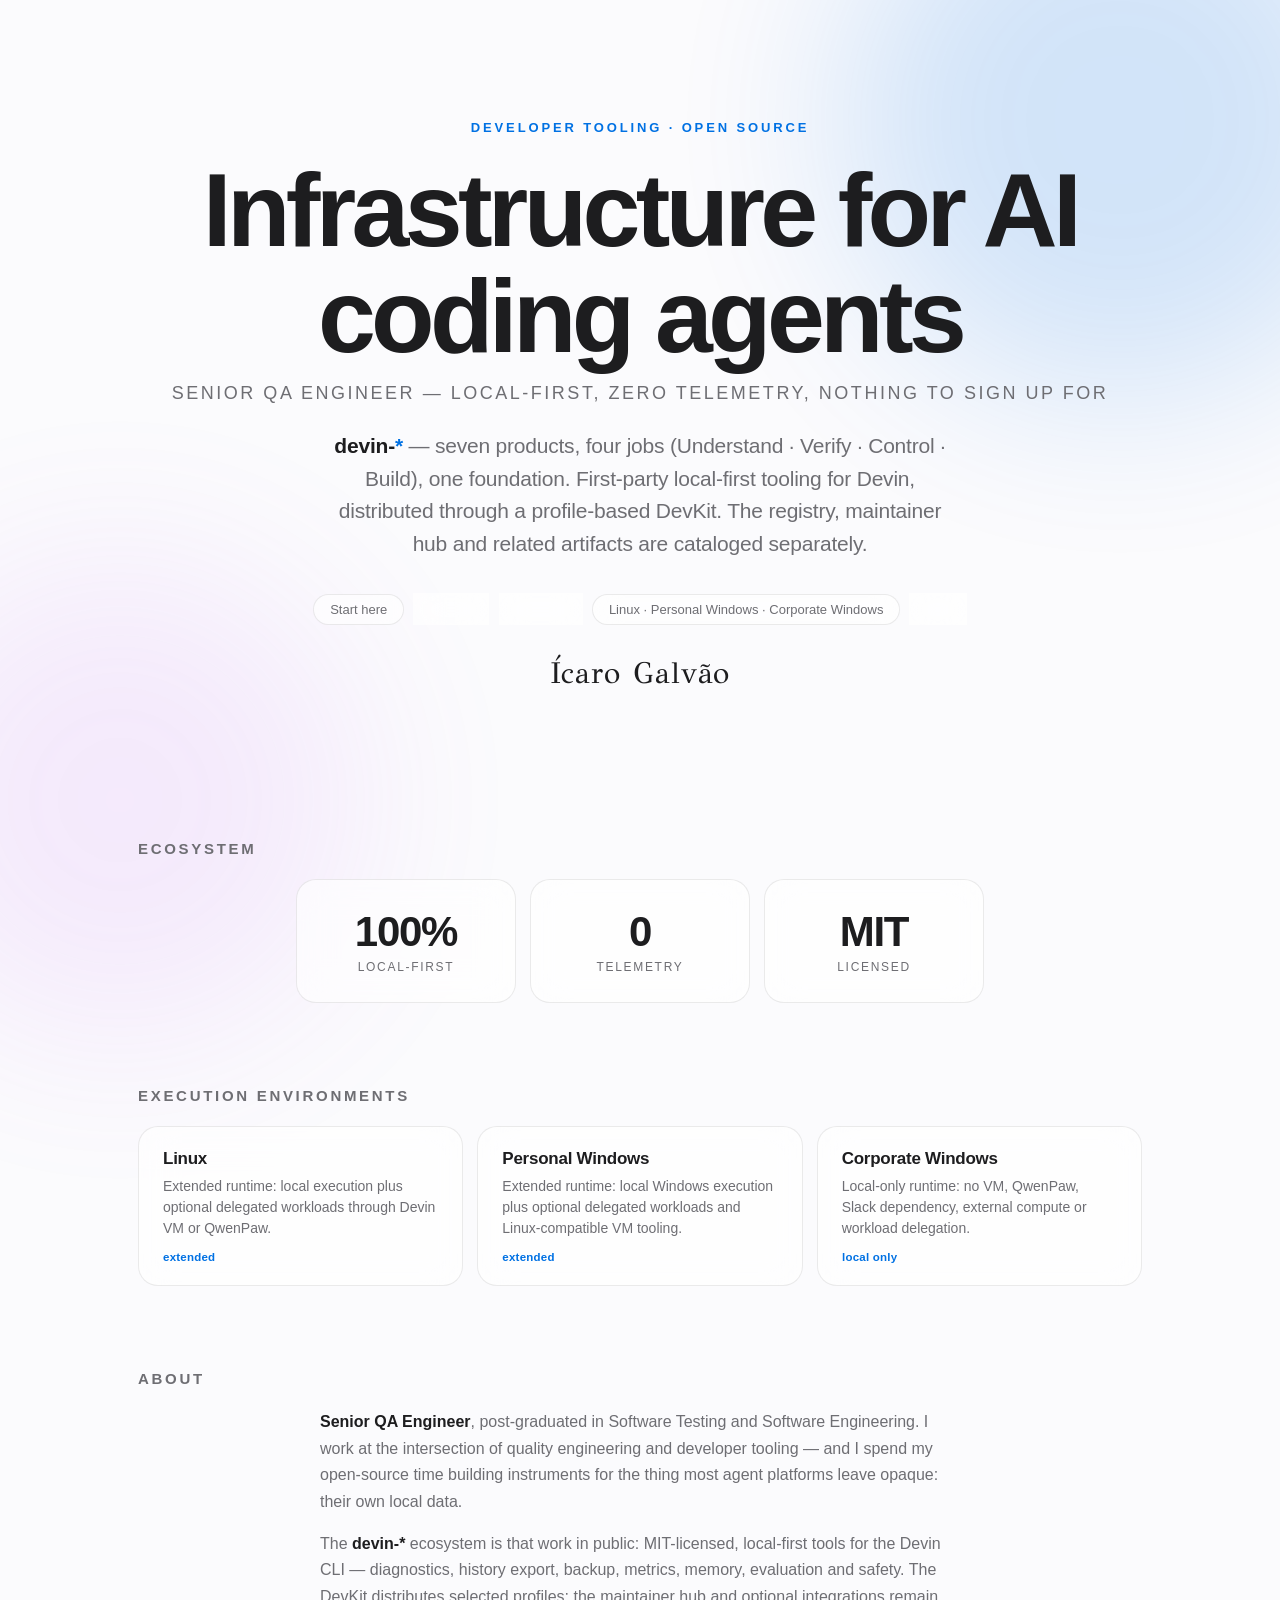
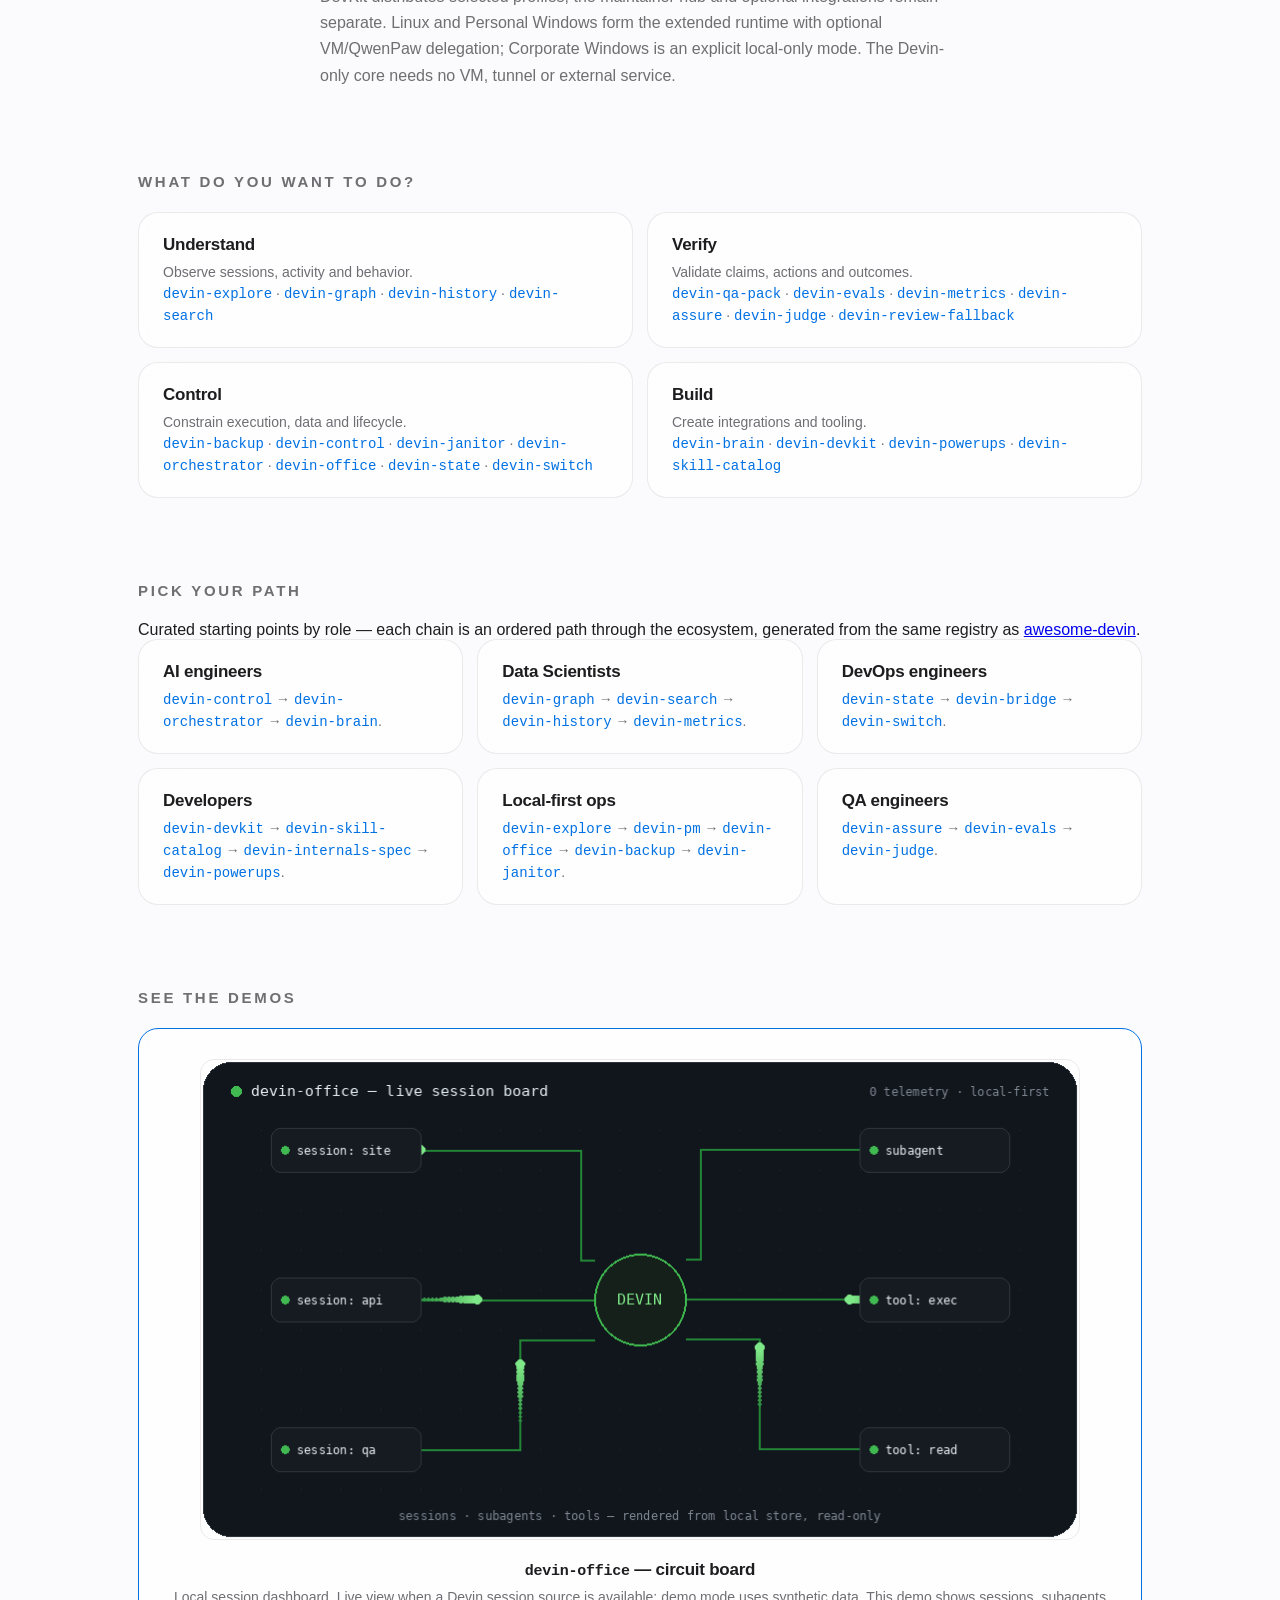
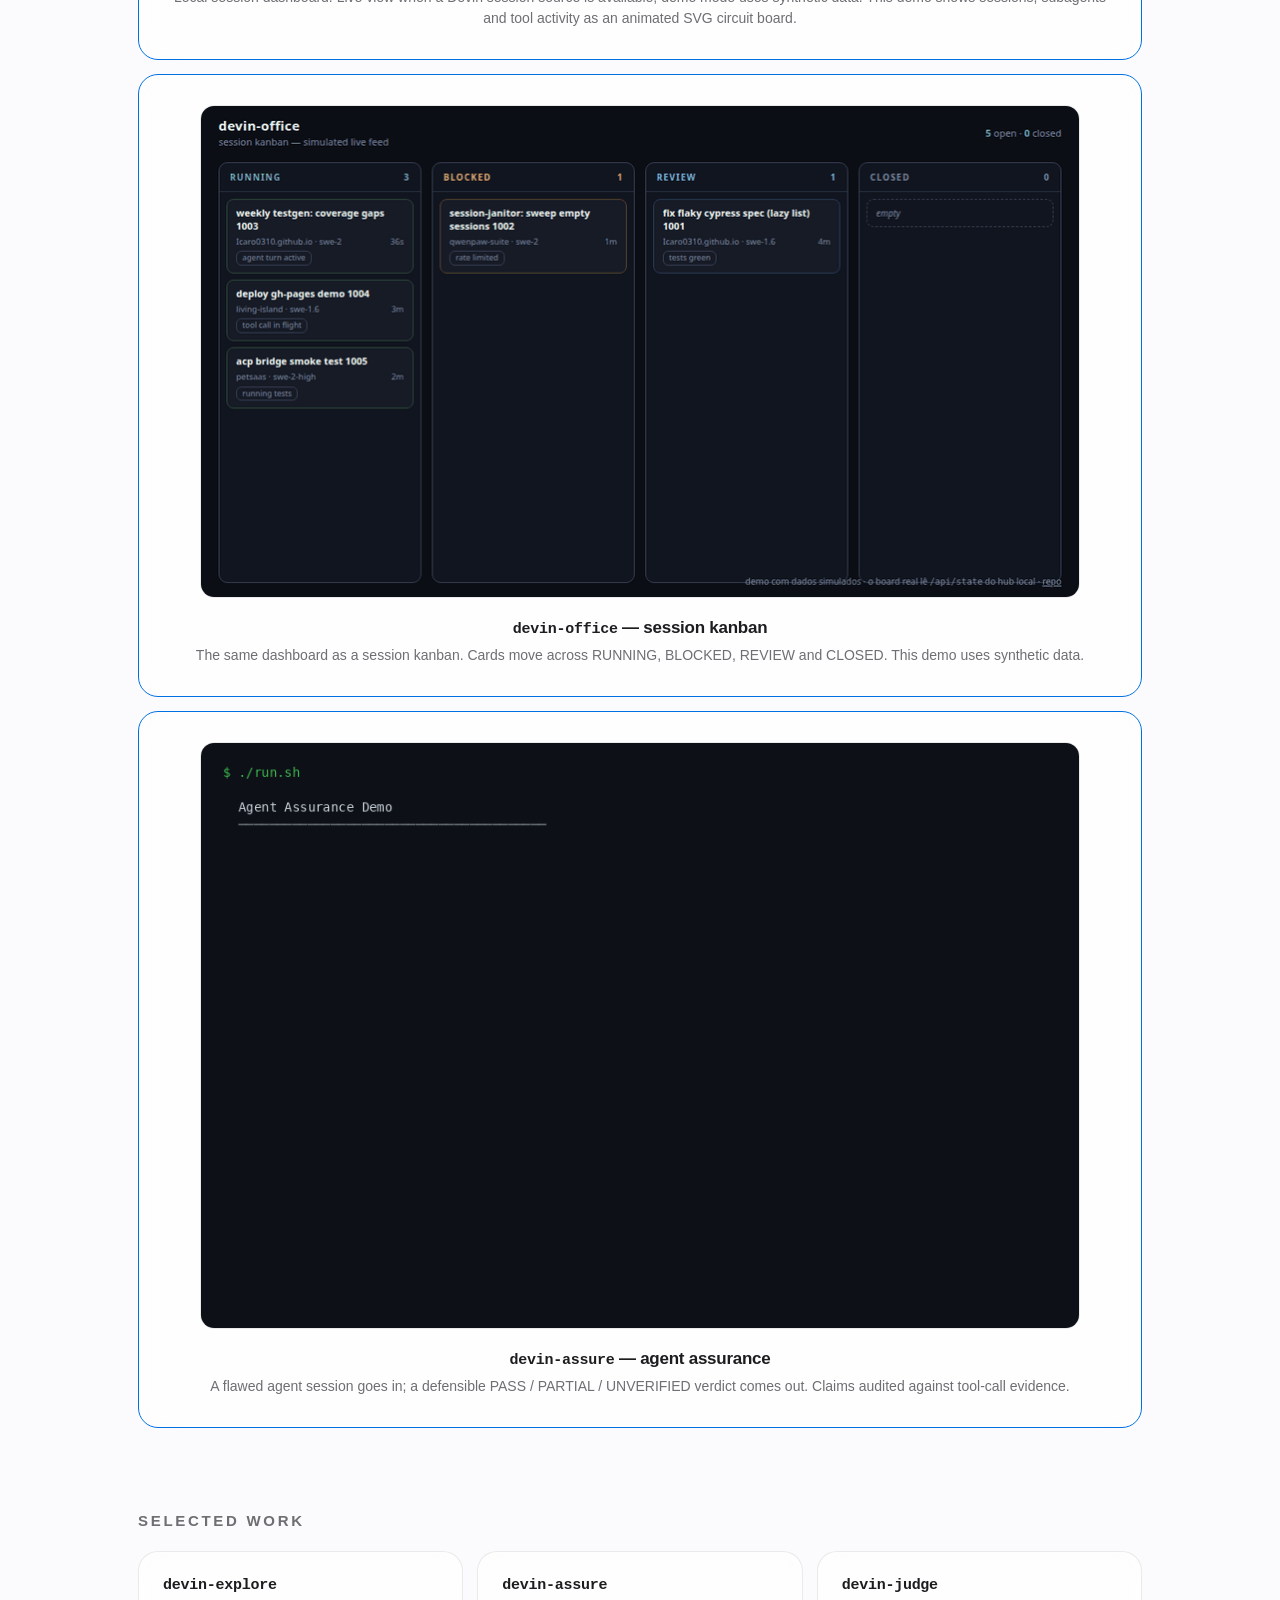
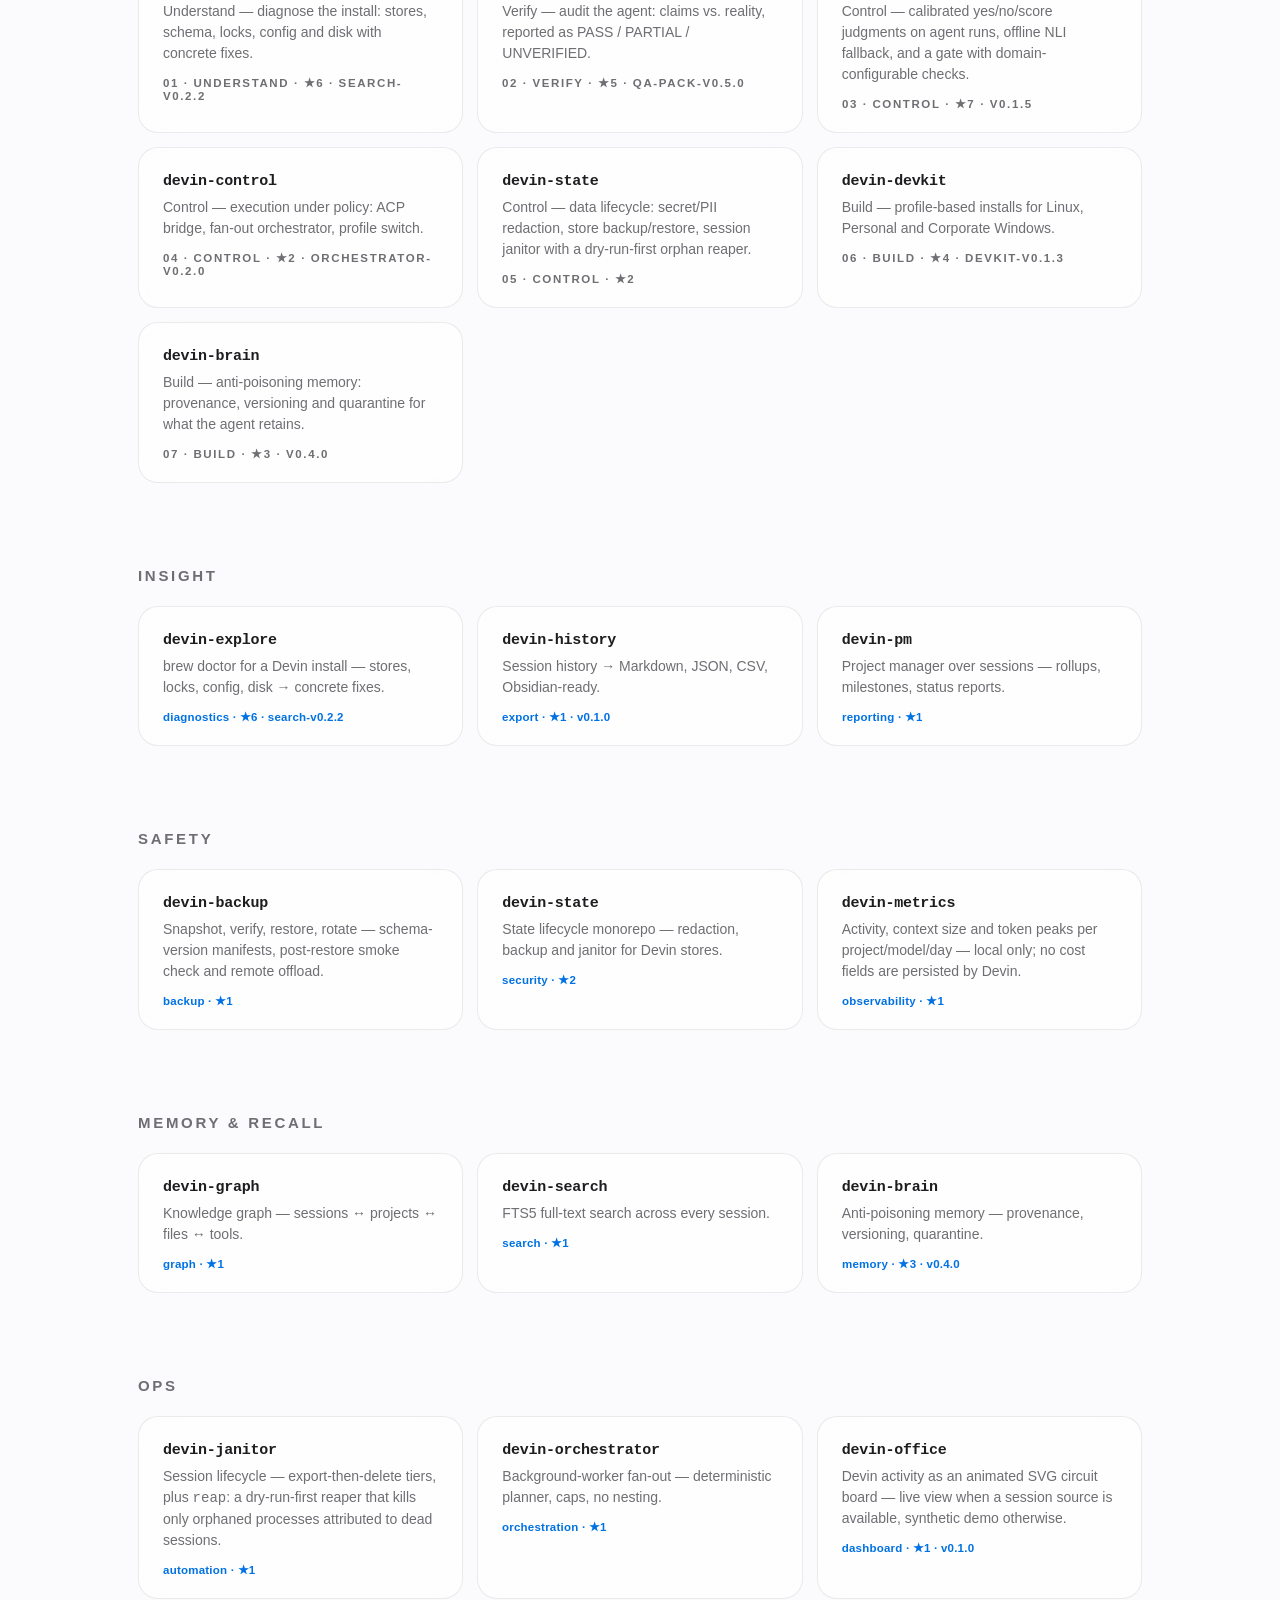
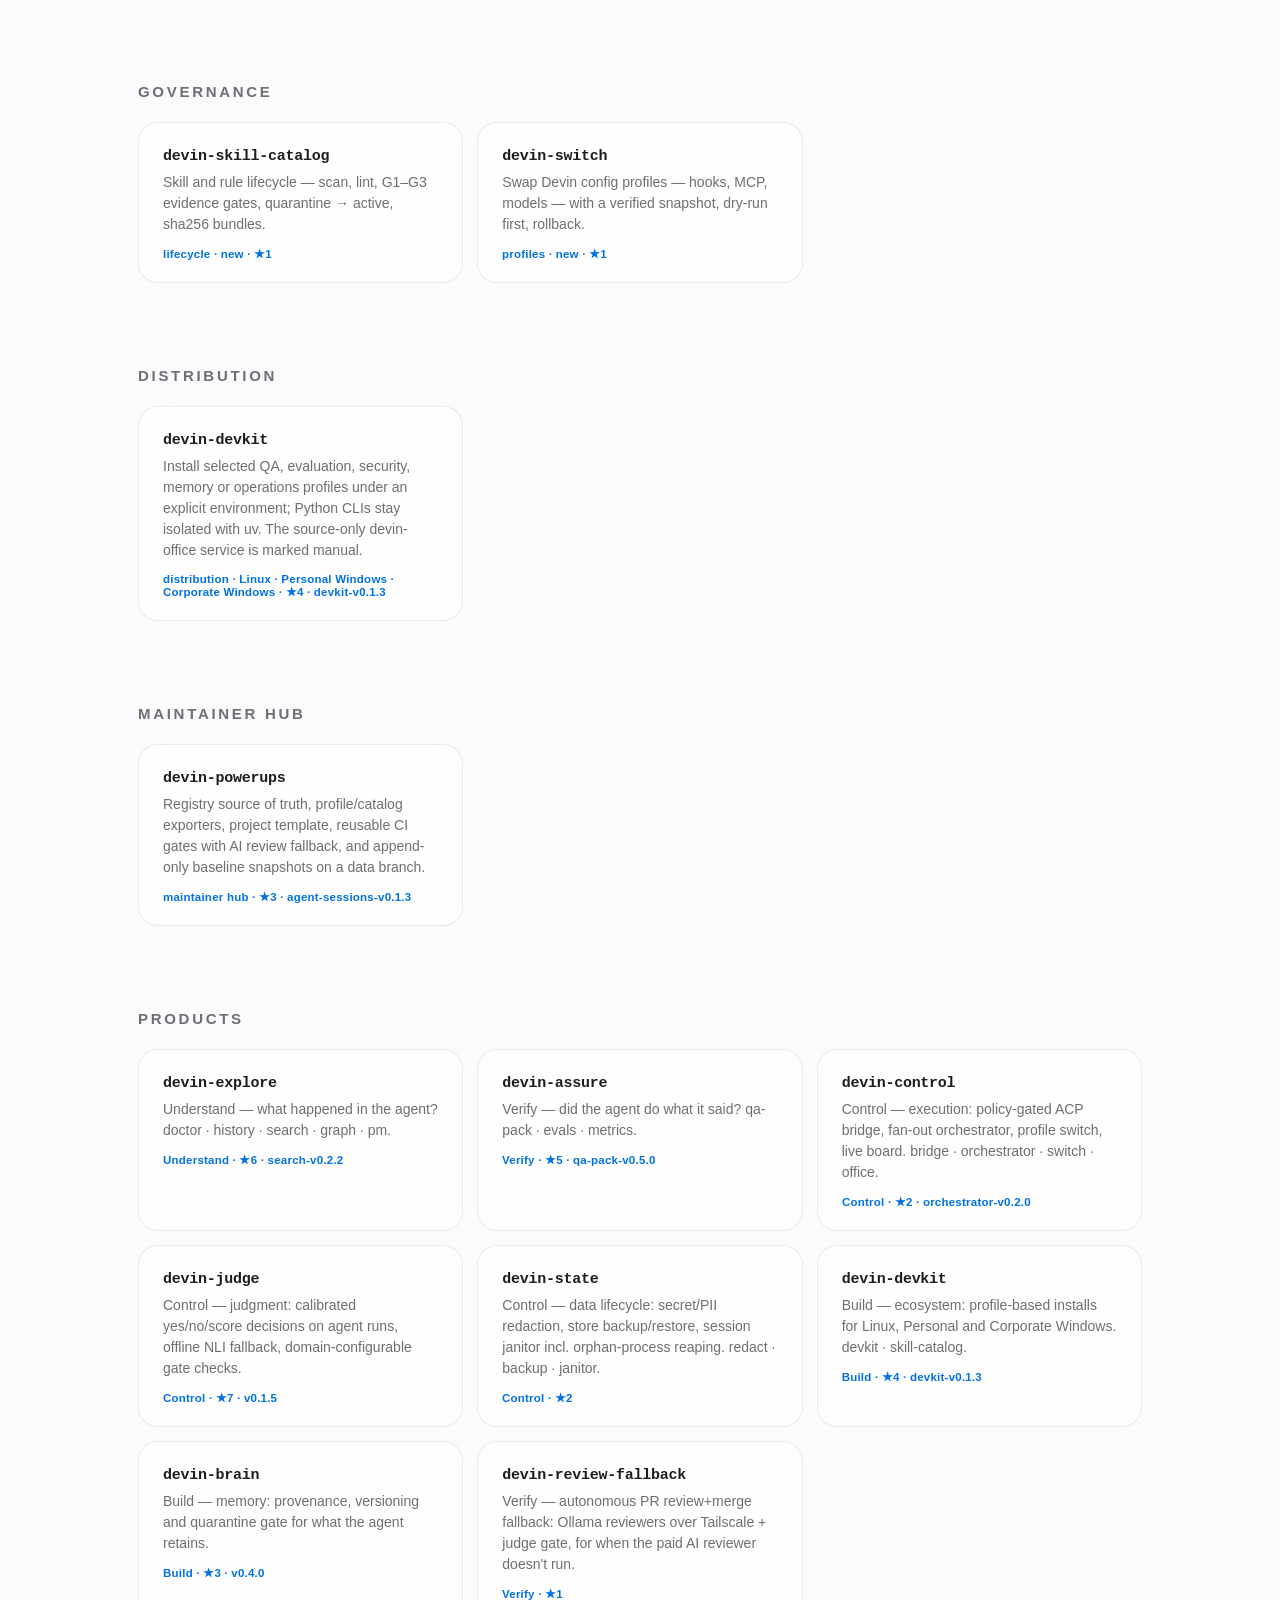
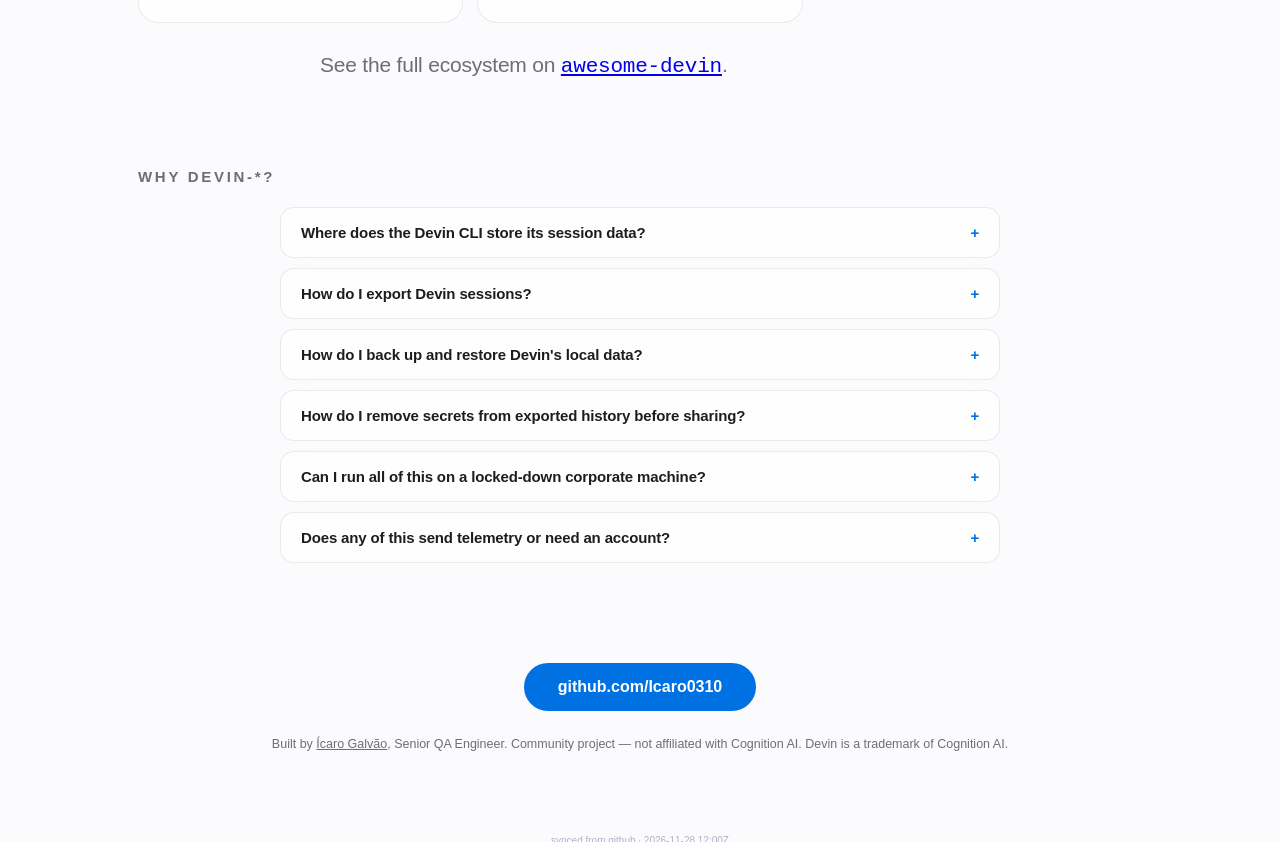
<file: index.html>
<!DOCTYPE html>
<html lang="en">
<head>
<meta charset="utf-8"/>
<meta name="viewport" content="width=device-width, initial-scale=1"/>
<title>Ícaro Galvão · Senior QA Engineer — devin-* ecosystem, local-first tooling for AI coding agents</title>
<meta name="description" content="Ícaro Galvão, Senior QA Engineer — author of first-party local-first Devin tools, distributed through the Devin DevKit alongside its public registry and related artifacts. Linux, Personal Windows and Corporate Windows; zero telemetry."/>
<meta name="robots" content="index,follow"/>
<meta name="author" content="Ícaro Galvão"/>
<link rel="canonical" href="https://icaro0310.github.io/"/>
<meta property="og:type" content="profile"/>
<meta property="og:title" content="Ícaro Galvão · Senior QA Engineer — devin-* ecosystem"/>
<meta property="og:description" content="Local-first open-source tooling for Devin and AI coding agents: backup, search, metrics, memory, QA. Zero telemetry."/>
<meta property="og:url" content="https://icaro0310.github.io/"/>
<meta property="og:image" content="https://icaro0310.github.io/assets/banner.png"/>
<meta name="twitter:card" content="summary_large_image"/>
<meta name="twitter:image" content="https://icaro0310.github.io/assets/banner.png"/>
<link rel="preconnect" href="https://fonts.googleapis.com"/>
<link rel="preconnect" href="https://fonts.gstatic.com" crossorigin/>
<link href="https://fonts.googleapis.com/css2?family=GFS+Didot&display=swap" rel="stylesheet"/>
<script type="application/ld+json">
{
 "@context":"https://schema.org",
 "@type":"Person",
 "name":"Ícaro Galvão",
 "alternateName":"Icaro0310",
 "jobTitle":"Senior QA Engineer",
 "url":"https://icaro0310.github.io/",
 "sameAs":["https://github.com/Icaro0310","https://www.linkedin.com/in/ícaro-galvão-do-nascimento-663601280/"],
 "knowsAbout":["Quality Assurance","Software Testing","Developer Tooling","AI Agents","Open Source"]
}
</script>
<script type="application/ld+json">
{
 "@context":"https://schema.org",
 "@type":"ItemList",
 "name":"Public devin-* local-first tools",
 "itemListElement":[
  {"@type":"SoftwareSourceCode","position":1,"name":"devin-internals-spec","codeRepository":"https://github.com/Icaro0310/devin-internals-spec","programmingLanguage":"Python","license":"https://opensource.org/licenses/MIT"},
  {"@type":"SoftwareSourceCode","position":2,"name":"devin-state","codeRepository":"https://github.com/Icaro0310/devin-state","programmingLanguage":"Python","license":"https://opensource.org/licenses/MIT"},
  {"@type":"SoftwareSourceCode","position":3,"name":"devin-history","codeRepository":"https://github.com/Icaro0310/devin-explore","programmingLanguage":"Python","license":"https://opensource.org/licenses/MIT"},
  {"@type":"SoftwareSourceCode","position":4,"name":"devin-explore","codeRepository":"https://github.com/Icaro0310/devin-explore","programmingLanguage":"Python","license":"https://opensource.org/licenses/MIT"},
  {"@type":"SoftwareSourceCode","position":5,"name":"devin-pm","codeRepository":"https://github.com/Icaro0310/devin-explore","programmingLanguage":"Python","license":"https://opensource.org/licenses/MIT"},
  {"@type":"SoftwareSourceCode","position":6,"name":"devin-assure","codeRepository":"https://github.com/Icaro0310/devin-assure","programmingLanguage":"Python","license":"https://opensource.org/licenses/MIT"},
  {"@type":"SoftwareSourceCode","position":7,"name":"devin-metrics","codeRepository":"https://github.com/Icaro0310/devin-assure/tree/main/packages/metrics","programmingLanguage":"Python","license":"https://opensource.org/licenses/MIT"},
  {"@type":"SoftwareSourceCode","position":8,"name":"devin-backup","codeRepository":"https://github.com/Icaro0310/devin-state","programmingLanguage":"Python","license":"https://opensource.org/licenses/MIT"},
  {"@type":"SoftwareSourceCode","position":9,"name":"devin-search","codeRepository":"https://github.com/Icaro0310/devin-explore","programmingLanguage":"Python","license":"https://opensource.org/licenses/MIT"},
  {"@type":"SoftwareSourceCode","position":10,"name":"devin-graph","codeRepository":"https://github.com/Icaro0310/devin-explore","programmingLanguage":"Python","license":"https://opensource.org/licenses/MIT"},
  {"@type":"SoftwareSourceCode","position":11,"name":"devin-evals","codeRepository":"https://github.com/Icaro0310/devin-assure/tree/main/packages/evals","programmingLanguage":"Python","license":"https://opensource.org/licenses/MIT"},
  {"@type":"SoftwareSourceCode","position":12,"name":"devin-brain","codeRepository":"https://github.com/Icaro0310/devin-brain","programmingLanguage":"Python","license":"https://opensource.org/licenses/MIT"},
  {"@type":"SoftwareSourceCode","position":13,"name":"devin-janitor","codeRepository":"https://github.com/Icaro0310/devin-state","programmingLanguage":"Python","license":"https://opensource.org/licenses/MIT"},
  {"@type":"SoftwareSourceCode","position":14,"name":"devin-control","codeRepository":"https://github.com/Icaro0310/devin-control","programmingLanguage":"JavaScript","license":"https://opensource.org/licenses/MIT"},
  {"@type":"SoftwareSourceCode","position":15,"name":"devin-orchestrator","codeRepository":"https://github.com/Icaro0310/devin-control/tree/main/packages/orchestrator","programmingLanguage":"Python","license":"https://opensource.org/licenses/MIT"},
  {"@type":"SoftwareSourceCode","position":16,"name":"devin-office","codeRepository":"https://github.com/Icaro0310/devin-control/tree/main/packages/office","programmingLanguage":"Python","license":"https://opensource.org/licenses/MIT"},
  {"@type":"SoftwareSourceCode","position":17,"name":"devin-switch","codeRepository":"https://github.com/Icaro0310/devin-control/tree/main/packages/switch","programmingLanguage":"Python","license":"https://opensource.org/licenses/MIT"},
  {"@type":"SoftwareSourceCode","position":18,"name":"devin-skill-catalog","codeRepository":"https://github.com/Icaro0310/devin-devkit/tree/main/packages/skill-catalog","programmingLanguage":"Python","license":"https://opensource.org/licenses/MIT"}
 ]
}
</script>
<script type="application/ld+json">
{
 "@context":"https://schema.org",
 "@type":"SoftwareApplication",
 "name":"devin-devkit",
 "description":"Registry-driven installer for selected Devin tool profiles across Linux, Personal Windows and Corporate Windows, using isolated uv tools and npm for the Node bridge.",
 "codeRepository":"https://github.com/Icaro0310/devin-devkit",
 "applicationCategory":"DeveloperApplication",
 "operatingSystem":"Windows, Linux",
 "license":"https://opensource.org/licenses/MIT"
}
</script>
<style>
:root{
  --bg:#fbfbfd; --card:rgba(255,255,255,.62); --line:rgba(0,0,0,.08);
  --ink:#1d1d1f; --sub:#6e6e73; --acc:#0071e3; --acc2:#bf5af2;
}
@media (prefers-color-scheme:dark){
  :root{
    --bg:#000; --card:rgba(28,28,30,.55); --line:rgba(255,255,255,.10);
    --ink:#f5f5f7; --sub:#a1a1a6; --acc:#2997ff; --acc2:#bf5af2;
  }
}
*{margin:0;padding:0;box-sizing:border-box}
html{scroll-behavior:smooth}
body{
  font-family:-apple-system,BlinkMacSystemFont,'SF Pro Display','SF Pro Text','Segoe UI','Helvetica Neue',Arial,sans-serif;
  background:var(--bg);color:var(--ink);
  -webkit-font-smoothing:antialiased;text-rendering:optimizeLegibility;
  min-height:100vh;
}
.orb{position:fixed;border-radius:50%;filter:blur(90px);z-index:-1;pointer-events:none}
.o1{width:560px;height:560px;top:-160px;right:-120px;background:var(--acc);opacity:.16}
.o2{width:480px;height:480px;bottom:-140px;left:-120px;background:var(--acc2);opacity:.10}
.wrap{max-width:1060px;margin:0 auto;padding:0 28px}
header{padding:120px 0 64px;text-align:center}
.eyebrow{font-size:13px;letter-spacing:.22em;text-transform:uppercase;color:var(--acc);font-weight:600;margin-bottom:22px}
h1{font-size:clamp(52px,9vw,104px);font-weight:650;letter-spacing:-.045em;line-height:1.02}
h1 a{color:inherit;text-decoration:none;transition:color .2s}
h1 a:hover{color:var(--acc)}
.roleline{margin-top:14px;font-size:clamp(15px,2vw,18px);font-weight:500;letter-spacing:.14em;text-transform:uppercase;color:var(--sub)}
.byline{margin-top:30px;font-family:'GFS Didot',Georgia,serif;font-size:clamp(22px,3vw,30px);letter-spacing:.03em}
.byline a{color:var(--ink);text-decoration:none;border-bottom:1px solid transparent;transition:color .2s,border-color .2s}
.byline a:hover{color:var(--acc);border-color:var(--acc)}
.lede{max-width:640px;margin:26px auto 0;font-size:clamp(17px,2.2vw,21px);line-height:1.55;color:var(--sub);letter-spacing:-.01em}
.links{display:flex;gap:10px;justify-content:center;flex-wrap:wrap;margin-top:34px}
a.pill{font-size:13px;font-weight:500;color:var(--sub);border:1px solid var(--line);border-radius:980px;padding:7px 16px;backdrop-filter:blur(14px);-webkit-backdrop-filter:blur(14px);background:var(--card);text-decoration:none;transition:color .2s,border-color .2s}
a.pill:hover{color:var(--acc);border-color:var(--acc)}
span.pill{font-size:13px;font-weight:500;color:var(--sub);border:1px solid var(--line);border-radius:980px;padding:7px 16px;backdrop-filter:blur(14px);-webkit-backdrop-filter:blur(14px);background:var(--card)}
h2{font-size:15px;letter-spacing:.18em;text-transform:uppercase;color:var(--sub);font-weight:600;margin:84px 0 22px}
.grid{display:grid;grid-template-columns:repeat(auto-fill,minmax(300px,1fr));gap:14px}
.grid.two{grid-template-columns:repeat(2,1fr)}
@media (max-width:680px){.grid.two{grid-template-columns:1fr}}
.card{
  display:block;text-decoration:none;color:inherit;
  background:var(--card);border:1px solid var(--line);border-radius:20px;
  padding:22px 24px 20px;backdrop-filter:blur(18px);-webkit-backdrop-filter:blur(18px);
  transition:transform .28s cubic-bezier(.2,.7,.2,1),border-color .28s,box-shadow .28s;
}
a.card:hover{transform:translateY(-3px);border-color:var(--acc);box-shadow:0 12px 40px rgba(0,0,0,.08)}
.card h3{font-size:17px;font-weight:600;letter-spacing:-.015em;margin-bottom:7px}
.card h3 .mono{font-family:ui-monospace,'SF Mono',SFMono-Regular,Menlo,monospace;font-size:15px}
.card p{font-size:14px;line-height:1.5;color:var(--sub)}
.card a{color:var(--acc);text-decoration:none}
.card a:visited{color:var(--acc)}
.card a:hover,.card a:focus-visible{text-decoration:underline}
a.card.featured{border-color:var(--acc);grid-column:1/-1;text-align:center;padding:30px 24px}
.card>img{display:block;width:100%;border-radius:12px;border:1px solid var(--line);margin-bottom:14px}
a.card.featured img{max-width:880px;margin:0 auto 20px;border-radius:14px}
.step{display:inline-block;margin-top:12px;font-size:11.5px;font-weight:600;color:var(--sub);letter-spacing:.14em;text-transform:uppercase}
.tag{display:inline-block;margin-top:12px;font-size:11.5px;font-weight:600;color:var(--acc);letter-spacing:.02em}

.about{max-width:640px;margin:0 auto}
.about p{font-size:16px;line-height:1.65;color:var(--sub);margin-bottom:16px}
.about p b{color:var(--ink);font-weight:600}
.qa{max-width:720px;margin:0 auto}
details.q{
  border:1px solid var(--line);border-radius:14px;background:var(--card);
  backdrop-filter:blur(14px);-webkit-backdrop-filter:blur(14px);
  padding:16px 20px;margin-bottom:10px;
}
details.q summary{cursor:pointer;font-size:15px;font-weight:600;letter-spacing:-.01em;list-style:none}
details.q summary::-webkit-details-marker{display:none}
details.q summary::after{content:"+";float:right;color:var(--acc);font-weight:600}
details.q[open] summary::after{content:"–"}
details.q p{margin-top:10px;font-size:14px;line-height:1.55;color:var(--sub)}
details.q p .mono{font-family:ui-monospace,'SF Mono',SFMono-Regular,Menlo,monospace;font-size:13px}
details.q a{color:var(--acc);text-decoration:none}
.stats{display:flex;gap:14px;justify-content:center;flex-wrap:wrap}
.stat{flex:1;min-width:140px;max-width:220px;text-align:center;padding:28px 16px;border:1px solid var(--line);border-radius:20px;background:var(--card);backdrop-filter:blur(18px);-webkit-backdrop-filter:blur(18px)}
.stat b{display:block;font-size:clamp(30px,4vw,42px);font-weight:650;letter-spacing:-.03em;color:var(--ink)}
.stat span{display:block;margin-top:4px;font-size:12px;letter-spacing:.14em;text-transform:uppercase;color:var(--sub);font-weight:500}
footer{padding:90px 0 60px;text-align:center}
footer .cta{
  display:inline-block;background:var(--acc);color:#fff;text-decoration:none;
  font-size:16px;font-weight:600;padding:15px 34px;border-radius:980px;
  transition:transform .25s,box-shadow .25s;
}
footer .cta:hover{transform:translateY(-2px);box-shadow:0 14px 34px rgba(0,113,227,.35)}
.fine{margin-top:26px;font-size:12.5px;color:var(--sub)}
.fine a{color:var(--sub)}
</style>
<script type="application/ld+json">
{
 "@context": "https://schema.org",
 "@type": "FAQPage",
 "mainEntity": [
  {
   "@type": "Question",
   "name": "Where does the Devin CLI store its session data?",
   "acceptedAnswer": {
    "@type": "Answer",
    "text": "In local SQLite stores under ~/.local/share/devin/cli/ plus ~/.config/Devin/ on Linux, or %APPDATA%\\devin\\ and %APPDATA%\\Devin\\ on Windows. devin-internals-spec documents the schema and detection logic."
   }
  },
  {
   "@type": "Question",
   "name": "How do I export Devin sessions?",
   "acceptedAnswer": {
    "@type": "Answer",
    "text": "devin-history reads the sessions DB and exports Markdown, JSON or CSV, including Obsidian-ready notes."
   }
  },
  {
   "@type": "Question",
   "name": "How do I back up and restore Devin's local data?",
   "acceptedAnswer": {
    "@type": "Answer",
    "text": "devin-backup snapshots the stores with schema-version manifests, then verifies, restores and rotates them."
   }
  },
  {
   "@type": "Question",
   "name": "How do I remove secrets from exported history before sharing?",
   "acceptedAnswer": {
    "@type": "Answer",
    "text": "devin-redact understands tool-call semantics, not just plaintext patterns, redacting in place inside SQLite with a .bak safety copy."
   }
  },
  {
   "@type": "Question",
   "name": "Can I run all of this on a locked-down corporate machine?",
   "acceptedAnswer": {
    "@type": "Answer",
    "text": "The DevKit-installable core needs only the Devin CLI and Python 3.10 or later: no VM, no tunnel, no model server, no Slack, no Obsidian. qwenpaw-suite is an optional related suite and is unsupported in Corporate Windows; the devin-control bridge needs Node.js 20 or later."
   }
  },
  {
   "@type": "Question",
   "name": "Does any of this send telemetry or need an account?",
   "acceptedAnswer": {
    "@type": "Answer",
    "text": "No. Everything is local-only and MIT-licensed. Nothing phones home; there is nothing to sign up for. Inspection tools are read-only; the tools that write (backup, janitor, redact) do so explicitly and visibly."
   }
  }
 ]
}
</script>
</head>
<body>
<div class="orb o1"></div><div class="orb o2"></div>
<div class="wrap">

<header>
  <div class="eyebrow">Developer tooling · open source</div>
  <h1>Infrastructure for AI coding agents</h1>
  <p class="roleline">Senior QA Engineer — local-first, zero telemetry, nothing to sign up for</p>
  <p class="lede"><b style="color:var(--ink)">devin-<span style="color:var(--acc)">*</span></b> — seven products, four jobs
  (Understand · Verify · Control · Build), one foundation. First-party local-first tooling for
  Devin, distributed through a profile-based DevKit. The registry, maintainer hub and related
  artifacts are cataloged separately.</p>
  <div class="links">
    <a class="pill" href="#want">Start here</a>
    <a class="pill" href="https://github.com/Icaro0310">GitHub</a>
    <a class="pill" href="https://www.linkedin.com/in/ícaro-galvão-do-nascimento-663601280/">LinkedIn</a>
    <span class="pill">Linux · Personal Windows · Corporate Windows</span>
    <span class="pill">MIT</span>
  </div>
  <p class="byline"><a href="https://www.linkedin.com/in/ícaro-galvão-do-nascimento-663601280/">Ícaro Galvão</a></p>
</header>

<h2>Ecosystem</h2>
<div class="stats">
  <div class="stat"><b>100%</b><span>local-first</span></div>
  <div class="stat"><b>0</b><span>telemetry</span></div>
  <div class="stat"><b>MIT</b><span>licensed</span></div>
</div>

<h2>Execution environments</h2>
<div class="grid">
  <div class="card"><h3>Linux</h3><p>Extended runtime: local execution plus optional delegated workloads through Devin VM or QwenPaw.</p><span class="tag">extended</span></div>
  <div class="card"><h3>Personal Windows</h3><p>Extended runtime: local Windows execution plus optional delegated workloads and Linux-compatible VM tooling.</p><span class="tag">extended</span></div>
  <div class="card"><h3>Corporate Windows</h3><p>Local-only runtime: no VM, QwenPaw, Slack dependency, external compute or workload delegation.</p><span class="tag">local only</span></div>
</div>

<h2>About</h2>
<div class="about">
  <p><b>Senior QA Engineer</b>, post-graduated in Software Testing and Software
  Engineering. I work at the intersection of quality engineering and
  developer tooling — and I spend my open-source time building instruments
  for the thing most agent platforms leave opaque: their own local data.</p>
  <p>The <b>devin-*</b> ecosystem is that work in public: MIT-licensed,
  local-first tools for the Devin CLI — diagnostics, history export, backup,
  metrics, memory, evaluation and safety. The DevKit distributes selected
  profiles; the maintainer hub and optional integrations remain separate.
  Linux and Personal Windows form the extended runtime with optional VM/QwenPaw
  delegation; Corporate Windows is an explicit local-only mode. The Devin-only
  core needs no VM, tunnel or external service.</p>
</div>

<h2 id="want">What do you want to do?</h2>
<div class="grid two">
  <div class="card"><h3>Understand</h3><p>Observe sessions, activity and behavior.</p><p><a href="https://github.com/Icaro0310/devin-explore"><code>devin-explore</code></a> · <a href="https://github.com/Icaro0310/devin-explore/tree/main/packages/graph"><code>devin-graph</code></a> · <a href="https://github.com/Icaro0310/devin-explore/tree/main/packages/history"><code>devin-history</code></a> · <a href="https://github.com/Icaro0310/devin-explore/tree/main/packages/search"><code>devin-search</code></a></p></div>
  <div class="card"><h3>Verify</h3><p>Validate claims, actions and outcomes.</p><p><a href="https://github.com/Icaro0310/devin-assure/tree/main/packages/qa-pack"><code>devin-qa-pack</code></a> · <a href="https://github.com/Icaro0310/devin-assure/tree/main/packages/evals"><code>devin-evals</code></a> · <a href="https://github.com/Icaro0310/devin-assure/tree/main/packages/metrics"><code>devin-metrics</code></a> · <a href="https://github.com/Icaro0310/devin-assure"><code>devin-assure</code></a> · <a href="https://github.com/Icaro0310/devin-judge"><code>devin-judge</code></a> · <a href="https://github.com/Icaro0310/devin-review-fallback"><code>devin-review-fallback</code></a></p></div>
  <div class="card"><h3>Control</h3><p>Constrain execution, data and lifecycle.</p><p><a href="https://github.com/Icaro0310/devin-state/tree/main/packages/backup"><code>devin-backup</code></a> · <a href="https://github.com/Icaro0310/devin-control"><code>devin-control</code></a> · <a href="https://github.com/Icaro0310/devin-state/tree/main/packages/janitor"><code>devin-janitor</code></a> · <a href="https://github.com/Icaro0310/devin-control/tree/main/packages/orchestrator"><code>devin-orchestrator</code></a> · <a href="https://github.com/Icaro0310/devin-control/tree/main/packages/office"><code>devin-office</code></a> · <a href="https://github.com/Icaro0310/devin-state"><code>devin-state</code></a> · <a href="https://github.com/Icaro0310/devin-control/tree/main/packages/switch"><code>devin-switch</code></a></p></div>
  <div class="card"><h3>Build</h3><p>Create integrations and tooling.</p><p><a href="https://github.com/Icaro0310/devin-brain"><code>devin-brain</code></a> · <a href="https://github.com/Icaro0310/devin-devkit"><code>devin-devkit</code></a> · <a href="https://github.com/Icaro0310/devin-powerups"><code>devin-powerups</code></a> · <a href="https://github.com/Icaro0310/devin-devkit/tree/main/packages/skill-catalog"><code>devin-skill-catalog</code></a></p></div>
</div>

<h2>Pick your path</h2>
<p>Curated starting points by role — each chain is an ordered path through the
ecosystem, generated from the same registry as <a href="https://github.com/Icaro0310/awesome-devin#paths-by-audience">awesome-devin</a>.</p>
<div class="grid">
<!-- DEVIN-PATHS:BEGIN — generated by devin-powerups/tools/render_surfaces.py paths-html -->
  <div class="card"><h3>AI engineers</h3><p><a href="https://github.com/Icaro0310/devin-control"><code>devin-control</code></a> &rarr; <a href="https://github.com/Icaro0310/devin-control/tree/main/packages/orchestrator"><code>devin-orchestrator</code></a> &rarr; <a href="https://github.com/Icaro0310/devin-brain"><code>devin-brain</code></a>.</p></div>
  <div class="card"><h3>Data Scientists</h3><p><a href="https://github.com/Icaro0310/devin-explore/tree/main/packages/graph"><code>devin-graph</code></a> &rarr; <a href="https://github.com/Icaro0310/devin-explore/tree/main/packages/search"><code>devin-search</code></a> &rarr; <a href="https://github.com/Icaro0310/devin-explore/tree/main/packages/history"><code>devin-history</code></a> &rarr; <a href="https://github.com/Icaro0310/devin-assure/tree/main/packages/metrics"><code>devin-metrics</code></a>.</p></div>
  <div class="card"><h3>DevOps engineers</h3><p><a href="https://github.com/Icaro0310/devin-state"><code>devin-state</code></a> &rarr; <a href="https://github.com/Icaro0310/devin-control/tree/main/packages/bridge"><code>devin-bridge</code></a> &rarr; <a href="https://github.com/Icaro0310/devin-control/tree/main/packages/switch"><code>devin-switch</code></a>.</p></div>
  <div class="card"><h3>Developers</h3><p><a href="https://github.com/Icaro0310/devin-devkit"><code>devin-devkit</code></a> &rarr; <a href="https://github.com/Icaro0310/devin-devkit/tree/main/packages/skill-catalog"><code>devin-skill-catalog</code></a> &rarr; <a href="https://github.com/Icaro0310/devin-internals-spec"><code>devin-internals-spec</code></a> &rarr; <a href="https://github.com/Icaro0310/devin-powerups"><code>devin-powerups</code></a>.</p></div>
  <div class="card"><h3>Local-first ops</h3><p><a href="https://github.com/Icaro0310/devin-explore"><code>devin-explore</code></a> &rarr; <a href="https://github.com/Icaro0310/devin-explore/tree/main/packages/pm"><code>devin-pm</code></a> &rarr; <a href="https://github.com/Icaro0310/devin-control"><code>devin-office</code></a> &rarr; <a href="https://github.com/Icaro0310/devin-state/tree/main/packages/backup"><code>devin-backup</code></a> &rarr; <a href="https://github.com/Icaro0310/devin-state/tree/main/packages/janitor"><code>devin-janitor</code></a>.</p></div>
  <div class="card"><h3>QA engineers</h3><p><a href="https://github.com/Icaro0310/devin-assure"><code>devin-assure</code></a> &rarr; <a href="https://github.com/Icaro0310/devin-assure/tree/main/packages/evals"><code>devin-evals</code></a> &rarr; <a href="https://github.com/Icaro0310/devin-judge"><code>devin-judge</code></a>.</p></div>
<!-- DEVIN-PATHS:END -->
</div>


<h2>See the demos</h2>
<div class="grid">
  <a class="card featured" href="https://icaro0310.github.io/demos/devin-office.html"><img src="assets/office-demo.gif" alt="devin-office demo: animated SVG circuit board rendering synthetic Devin sessions" loading="lazy"/><h3><span class="mono">devin-office</span> — circuit board</h3><p>Local session dashboard. Live view when a Devin session source is available; demo mode uses synthetic data. This demo shows sessions, subagents and tool activity as an animated SVG circuit board.</p></a>
  <a class="card featured" href="https://icaro0310.github.io/demos/devin-office-kanban.html"><img src="assets/office-kanban-demo.gif" alt="devin-office demo: session kanban with synthetic cards moving across RUNNING, BLOCKED, REVIEW and CLOSED" loading="lazy"/><h3><span class="mono">devin-office</span> — session kanban</h3><p>The same dashboard as a session kanban. Cards move across RUNNING, BLOCKED, REVIEW and CLOSED. This demo uses synthetic data.</p></a>
  <a class="card featured" href="https://icaro0310.github.io/demos/devin-qa-pack.html"><img src="assets/qa-pack-demo.gif" alt="devin-qa-pack agent-assurance demo — UNVERIFIED, PARTIAL, PASS verdicts" loading="lazy"/><h3><span class="mono">devin-assure</span> — agent assurance</h3><p>A flawed agent session goes in; a defensible PASS / PARTIAL / UNVERIFIED verdict comes out. Claims audited against tool-call evidence.</p></a>
</div>

<h2>Selected work</h2>
<div class="grid">
  <a class="card" href="https://github.com/Icaro0310/devin-explore"><h3><span class="mono">devin-explore</span></h3><p>Understand — diagnose the install: stores, schema, locks, config and disk with concrete fixes.</p><span class="step">01 · understand · ★6 · search-v0.2.2</span></a>
  <a class="card" href="https://github.com/Icaro0310/devin-assure"><h3><span class="mono">devin-assure</span></h3><p>Verify — audit the agent: claims vs. reality, reported as PASS / PARTIAL / UNVERIFIED.</p><span class="step">02 · verify · ★5 · qa-pack-v0.5.0</span></a>
  <a class="card" href="https://github.com/Icaro0310/devin-judge"><h3><span class="mono">devin-judge</span></h3><p>Control — calibrated yes/no/score judgments on agent runs, offline NLI fallback, and a gate with domain-configurable checks.</p><span class="step">03 · control · ★7 · v0.1.5</span></a>
  <a class="card" href="https://github.com/Icaro0310/devin-control"><h3><span class="mono">devin-control</span></h3><p>Control — execution under policy: ACP bridge, fan-out orchestrator, profile switch.</p><span class="step">04 · control · ★2 · orchestrator-v0.2.0</span></a>
  <a class="card" href="https://github.com/Icaro0310/devin-state"><h3><span class="mono">devin-state</span></h3><p>Control — data lifecycle: secret/PII redaction, store backup/restore, session janitor with a dry-run-first orphan reaper.</p><span class="step">05 · control · ★2</span></a>
  <a class="card" href="https://github.com/Icaro0310/devin-devkit"><h3><span class="mono">devin-devkit</span></h3><p>Build — profile-based installs for Linux, Personal and Corporate Windows.</p><span class="step">06 · build · ★4 · devkit-v0.1.3</span></a>
  <a class="card" href="https://github.com/Icaro0310/devin-brain"><h3><span class="mono">devin-brain</span></h3><p>Build — anti-poisoning memory: provenance, versioning and quarantine for what the agent retains.</p><span class="step">07 · build · ★3 · v0.4.0</span></a>
</div>

<h2>Insight</h2>
<div class="grid">
  <a class="card" href="https://github.com/Icaro0310/devin-explore"><h3><span class="mono">devin-explore</span></h3><p>brew doctor for a Devin install — stores, locks, config, disk → concrete fixes.</p><span class="tag">diagnostics · ★6 · search-v0.2.2</span></a>
  <a class="card" href="https://github.com/Icaro0310/devin-explore/tree/main/packages/history"><h3><span class="mono">devin-history</span></h3><p>Session history → Markdown, JSON, CSV, Obsidian-ready.</p><span class="tag">export · ★1 · v0.1.0</span></a>
  <a class="card" href="https://github.com/Icaro0310/devin-explore/tree/main/packages/pm"><h3><span class="mono">devin-pm</span></h3><p>Project manager over sessions — rollups, milestones, status reports.</p><span class="tag">reporting · ★1</span></a>
</div>

<h2>Safety</h2>
<div class="grid">
  <a class="card" href="https://github.com/Icaro0310/devin-state/tree/main/packages/backup"><h3><span class="mono">devin-backup</span></h3><p>Snapshot, verify, restore, rotate — schema-version manifests, post-restore smoke check and remote offload.</p><span class="tag">backup · ★1</span></a>
  <a class="card" href="https://github.com/Icaro0310/devin-state"><h3><span class="mono">devin-state</span></h3><p>State lifecycle monorepo — redaction, backup and janitor for Devin stores.</p><span class="tag">security · ★2</span></a>
  <a class="card" href="https://github.com/Icaro0310/devin-assure/tree/main/packages/metrics"><h3><span class="mono">devin-metrics</span></h3><p>Activity, context size and token peaks per project/model/day — local only; no cost fields are persisted by Devin.</p><span class="tag">observability · ★1</span></a>
</div>

<h2>Memory &amp; recall</h2>
<div class="grid">
  <a class="card" href="https://github.com/Icaro0310/devin-explore/tree/main/packages/graph"><h3><span class="mono">devin-graph</span></h3><p>Knowledge graph — sessions ↔ projects ↔ files ↔ tools.</p><span class="tag">graph · ★1</span></a>
  <a class="card" href="https://github.com/Icaro0310/devin-explore/tree/main/packages/search"><h3><span class="mono">devin-search</span></h3><p>FTS5 full-text search across every session.</p><span class="tag">search · ★1</span></a>
  <a class="card" href="https://github.com/Icaro0310/devin-brain"><h3><span class="mono">devin-brain</span></h3><p>Anti-poisoning memory — provenance, versioning, quarantine.</p><span class="tag">memory · ★3 · v0.4.0</span></a>
</div>

<h2>Ops</h2>
<div class="grid">
  <a class="card" href="https://github.com/Icaro0310/devin-state/tree/main/packages/janitor"><h3><span class="mono">devin-janitor</span></h3><p>Session lifecycle — export-then-delete tiers, plus <code>reap</code>: a dry-run-first reaper that kills only orphaned processes attributed to dead sessions.</p><span class="tag">automation · ★1</span></a>
  <a class="card" href="https://github.com/Icaro0310/devin-control/tree/main/packages/orchestrator"><h3><span class="mono">devin-orchestrator</span></h3><p>Background-worker fan-out — deterministic planner, caps, no nesting.</p><span class="tag">orchestration · ★1</span></a>
  <a class="card" href="https://github.com/Icaro0310/devin-control/tree/main/packages/office"><h3><span class="mono">devin-office</span></h3><p>Devin activity as an animated SVG circuit board — live view when a session source is available, synthetic demo otherwise.</p><span class="tag">dashboard · ★1 · v0.1.0</span></a>
</div>

<h2>Governance</h2>
<div class="grid">
  <a class="card" href="https://github.com/Icaro0310/devin-devkit/tree/main/packages/skill-catalog"><h3><span class="mono">devin-skill-catalog</span></h3><p>Skill and rule lifecycle — scan, lint, G1–G3 evidence gates, quarantine → active, sha256 bundles.</p><span class="tag">lifecycle · new · ★1</span></a>
  <a class="card" href="https://github.com/Icaro0310/devin-control/tree/main/packages/switch"><h3><span class="mono">devin-switch</span></h3><p>Swap Devin config profiles — hooks, MCP, models — with a verified snapshot, dry-run first, rollback.</p><span class="tag">profiles · new · ★1</span></a>
</div>

<h2>Distribution</h2>
<div class="grid">
  <a class="card" href="https://github.com/Icaro0310/devin-devkit"><h3><span class="mono">devin-devkit</span></h3><p>Install selected QA, evaluation, security, memory or operations profiles under an explicit environment; Python CLIs stay isolated with uv. The source-only devin-office service is marked manual.</p><span class="tag">distribution · Linux · Personal Windows · Corporate Windows · ★4 · devkit-v0.1.3</span></a>
</div>

<h2>Maintainer hub</h2>
<div class="grid">
  <a class="card" href="https://github.com/Icaro0310/devin-powerups"><h3><span class="mono">devin-powerups</span></h3><p>Registry source of truth, profile/catalog exporters, project template, reusable CI gates with AI review fallback, and append-only baseline snapshots on a data branch.</p><span class="tag">maintainer hub · ★3 · agent-sessions-v0.1.3</span></a>
</div>

<h2>Products</h2>
<div class="grid">
  <a class="card" href="https://github.com/Icaro0310/devin-explore"><h3><span class="mono">devin-explore</span></h3><p>Understand — what happened in the agent? doctor · history · search · graph · pm.</p><span class="tag">Understand · ★6 · search-v0.2.2</span></a>
  <a class="card" href="https://github.com/Icaro0310/devin-assure"><h3><span class="mono">devin-assure</span></h3><p>Verify — did the agent do what it said? qa-pack · evals · metrics.</p><span class="tag">Verify · ★5 · qa-pack-v0.5.0</span></a>
  <a class="card" href="https://github.com/Icaro0310/devin-control"><h3><span class="mono">devin-control</span></h3><p>Control — execution: policy-gated ACP bridge, fan-out orchestrator, profile switch, live board. bridge · orchestrator · switch · office.</p><span class="tag">Control · ★2 · orchestrator-v0.2.0</span></a>
  <a class="card" href="https://github.com/Icaro0310/devin-judge"><h3><span class="mono">devin-judge</span></h3><p>Control — judgment: calibrated yes/no/score decisions on agent runs, offline NLI fallback, domain-configurable gate checks.</p><span class="tag">Control · ★7 · v0.1.5</span></a>
  <a class="card" href="https://github.com/Icaro0310/devin-state"><h3><span class="mono">devin-state</span></h3><p>Control — data lifecycle: secret/PII redaction, store backup/restore, session janitor incl. orphan-process reaping. redact · backup · janitor.</p><span class="tag">Control · ★2</span></a>
  <a class="card" href="https://github.com/Icaro0310/devin-devkit"><h3><span class="mono">devin-devkit</span></h3><p>Build — ecosystem: profile-based installs for Linux, Personal and Corporate Windows. devkit · skill-catalog.</p><span class="tag">Build · ★4 · devkit-v0.1.3</span></a>
  <a class="card" href="https://github.com/Icaro0310/devin-brain"><h3><span class="mono">devin-brain</span></h3><p>Build — memory: provenance, versioning and quarantine gate for what the agent retains.</p><span class="tag">Build · ★3 · v0.4.0</span></a>
  <a class="card" href="https://github.com/Icaro0310/devin-review-fallback"><h3><span class="mono">devin-review-fallback</span></h3><p>Verify — autonomous PR review+merge fallback: Ollama reviewers over Tailscale + judge gate, for when the paid AI reviewer doesn't run.</p><span class="tag">Verify · ★1</span></a>
</div>
<p class="lede">See the full ecosystem on <a href="https://github.com/Icaro0310/awesome-devin"><code>awesome-devin</code></a>.</p>




<h2>Why devin-*?</h2>
<div class="qa">
  <details class="q"><summary>Where does the Devin CLI store its session data?</summary><p>In local SQLite stores under <span class="mono">~/.local/share/devin/cli/</span> plus <span class="mono">~/.config/Devin/</span> on Linux, or <span class="mono">%APPDATA%\devin\</span> and <span class="mono">%APPDATA%\Devin\</span> on Windows. <a href="https://github.com/Icaro0310/devin-internals-spec">devin-internals-spec</a> documents the schema and detection logic — sessions.db drift tracked through v18 plus the Desktop GUI stores — and ships deterministic synthetic fixtures.</p></details>
  <details class="q"><summary>How do I export Devin sessions?</summary><p><a href="https://github.com/Icaro0310/devin-explore/tree/main/packages/history">devin-history</a> reads the sessions DB and exports Markdown, JSON or CSV — including Obsidian-ready notes.</p></details>
  <details class="q"><summary>How do I back up and restore Devin's local data?</summary><p><a href="https://github.com/Icaro0310/devin-state/tree/main/packages/backup">devin-backup</a> snapshots the stores with schema-version manifests, then verifies, restores and rotates them.</p></details>
  <details class="q"><summary>How do I remove secrets from exported history before sharing?</summary><p><a href="https://github.com/Icaro0310/devin-state">devin-redact</a> understands tool-call semantics, not just plaintext patterns — provider tokens, connection URIs and webhook URLs included — redacting in place inside SQLite with a <span class="mono">.bak</span> safety copy and an HTML diff report.</p></details>
  <details class="q"><summary>Can I run all of this on a locked-down corporate machine?</summary><p>The DevKit-installable core can. Corporate Windows is an explicit local-only environment: no VM, no tunnel, no model server, no Slack, no Obsidian. The registry marks <a href="https://github.com/Icaro0310/qwenpaw-suite">qwenpaw-suite</a> unsupported there, and <a href="https://github.com/Icaro0310/devin-control">devin-control</a> needs Node.js ≥ 20 because it is an ACP client for the Devin CLI itself. Heavy offload, wake-while-idle and remote reach remain outside the corporate guarantee.</p></details>
  <details class="q"><summary>Does any of this send telemetry or need an account?</summary><p>No. Everything is local-only and MIT-licensed. Nothing phones home; there is nothing to sign up for. Inspection tools are read-only; the tools that write (backup, janitor, redact) do so explicitly and visibly.</p></details>
</div>

<footer>
  <a class="cta" href="https://github.com/Icaro0310">github.com/Icaro0310</a>
  <p class="fine">Built by <a href="https://www.linkedin.com/in/ícaro-galvão-do-nascimento-663601280/">Ícaro Galvão</a>, Senior QA Engineer.
  Community project — not affiliated with Cognition AI.
  Devin is a trademark of Cognition AI.</p>
</footer>

</div>
<p id="sync-stamp" style="text-align:center;font-size:10px;color:var(--dim,#7d86a0);opacity:.6;margin:24px 0 8px">synced from github · 2026-11-28 12:00Z</p>
</body>
</html>
</file>
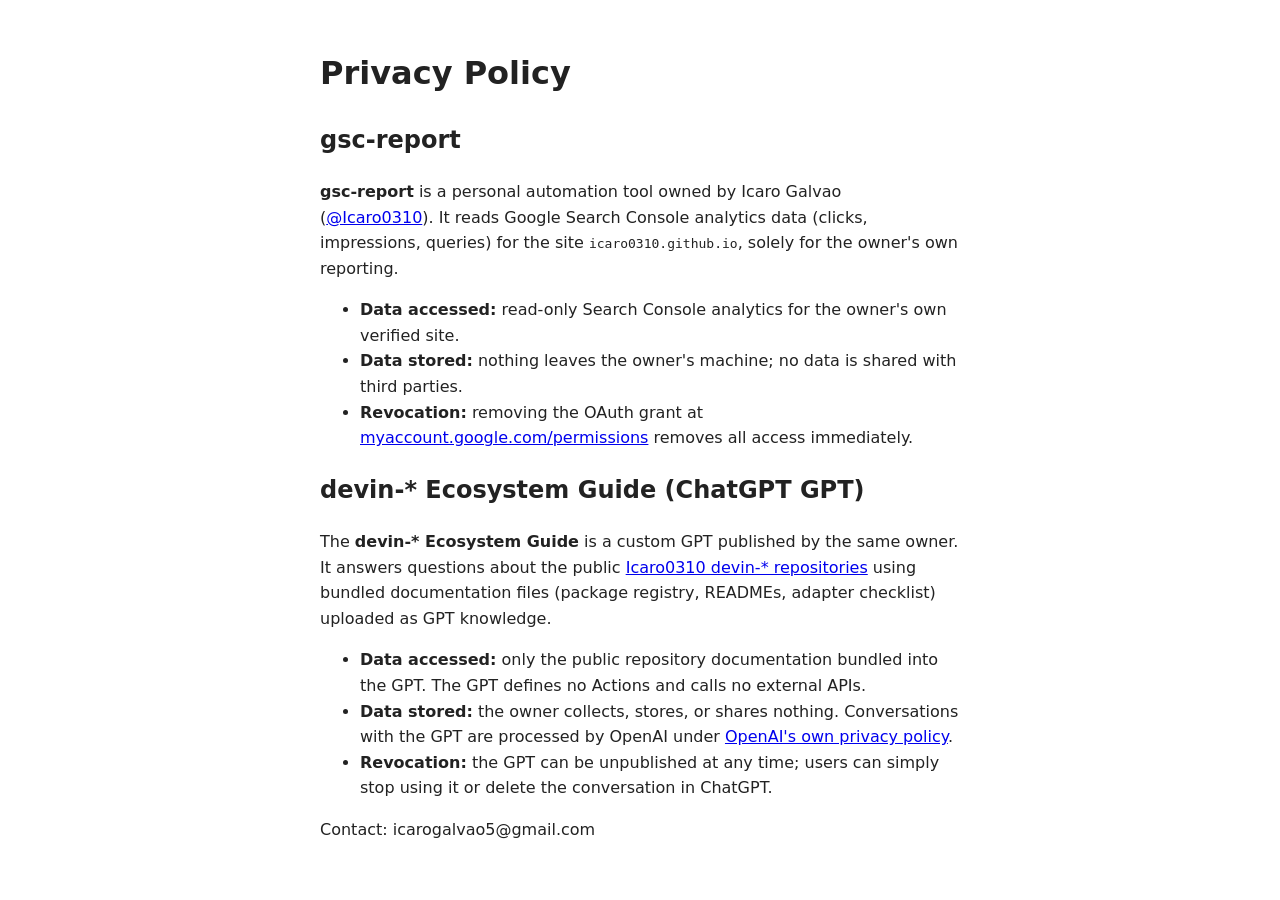
<file: privacy.html>
<!DOCTYPE html>
<html lang="en">
<head><meta charset="utf-8"><title>Privacy Policy — Icaro0310 tools</title>
<meta name="viewport" content="width=device-width,initial-scale=1">
<style>body{font-family:system-ui,sans-serif;max-width:640px;margin:3rem auto;padding:0 1rem;line-height:1.6;color:#222}</style>
</head>
<body>
<h1>Privacy Policy</h1>

<h2>gsc-report</h2>
<p><strong>gsc-report</strong> is a personal automation tool owned by Icaro Galvao
(<a href="https://github.com/Icaro0310">@Icaro0310</a>). It reads Google Search Console
analytics data (clicks, impressions, queries) for the site
<code>icaro0310.github.io</code>, solely for the owner's own reporting.</p>
<ul>
<li><strong>Data accessed:</strong> read-only Search Console analytics for the owner's own verified site.</li>
<li><strong>Data stored:</strong> nothing leaves the owner's machine; no data is shared with third parties.</li>
<li><strong>Revocation:</strong> removing the OAuth grant at
<a href="https://myaccount.google.com/permissions">myaccount.google.com/permissions</a>
removes all access immediately.</li>
</ul>

<h2>devin-* Ecosystem Guide (ChatGPT GPT)</h2>
<p>The <strong>devin-* Ecosystem Guide</strong> is a custom GPT published by the
same owner. It answers questions about the public
<a href="https://github.com/Icaro0310">Icaro0310 devin-* repositories</a>
using bundled documentation files (package registry, READMEs, adapter
checklist) uploaded as GPT knowledge.</p>
<ul>
<li><strong>Data accessed:</strong> only the public repository documentation bundled
into the GPT. The GPT defines no Actions and calls no external APIs.</li>
<li><strong>Data stored:</strong> the owner collects, stores, or shares nothing.
Conversations with the GPT are processed by OpenAI under
<a href="https://openai.com/policies/privacy-policy">OpenAI's own privacy policy</a>.</li>
<li><strong>Revocation:</strong> the GPT can be unpublished at any time; users can
simply stop using it or delete the conversation in ChatGPT.</li>
</ul>

<p>Contact: icarogalvao5@gmail.com</p>
</body>
</html>
</file>
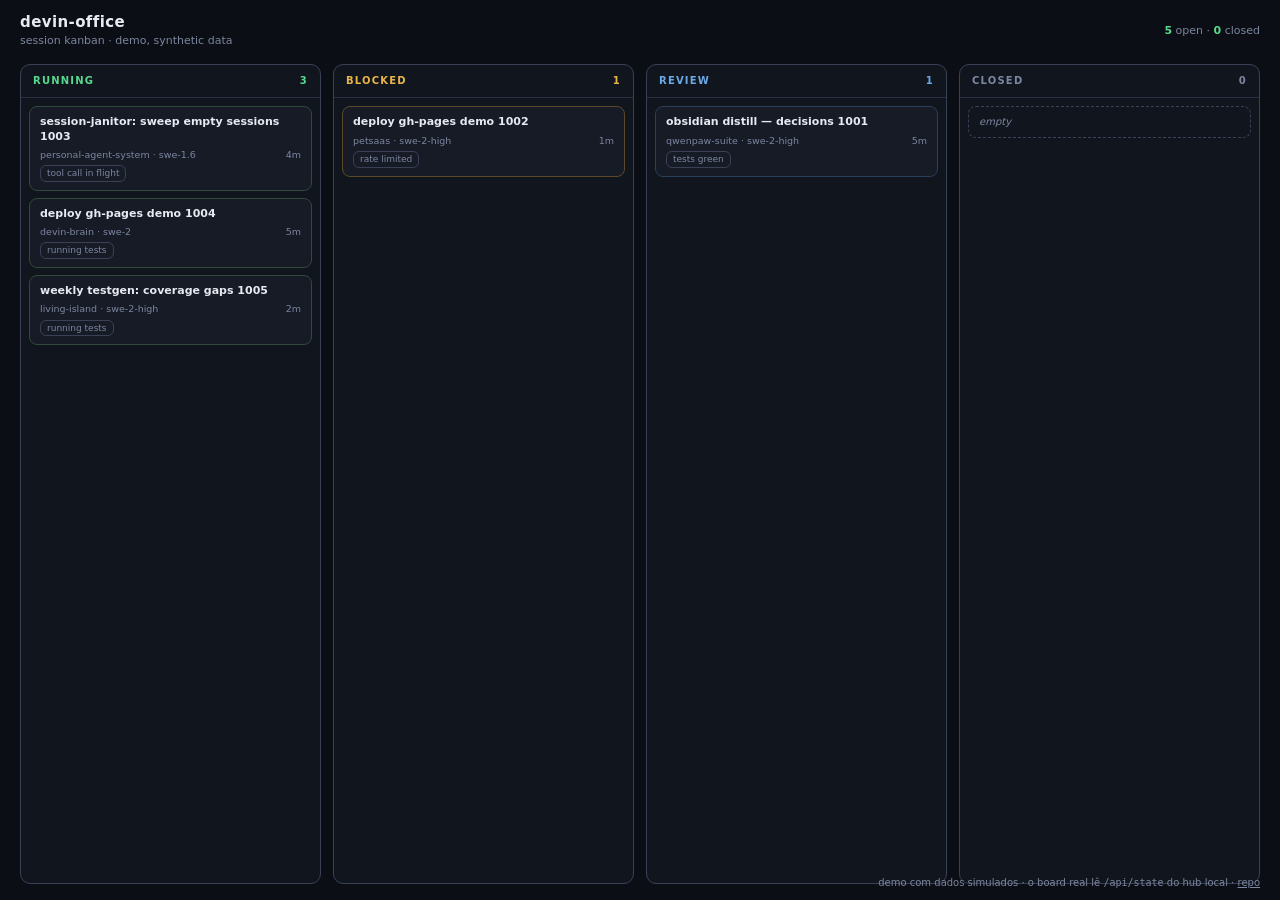
<file: demos/devin-office-kanban.html>
<!doctype html>
<html lang="en">
<head>
<meta charset="utf-8">
<meta name="viewport" content="width=device-width, initial-scale=1">
<title>devin-office — kanban demo (synthetic data)</title>
<meta name="description" content="Session kanban of devin-office: cards move across RUNNING, BLOCKED, REVIEW and CLOSED columns. Demo mode uses synthetic data.">
<meta property="og:title" content="devin-office — session kanban demo">
<meta property="og:description" content="Session cards on a kanban board move across RUNNING, BLOCKED, REVIEW and CLOSED. Demo mode uses synthetic data.">
<meta name="twitter:card" content="summary">
<style>
  :root{
    --bg:#0b0e14; --chip:#161b26; --chip-line:#3a4157; --trace:#2a3145;
    --green:#57d98d; --red:#e86a6a; --txt:#e8eaf2; --dim:#7d86a0; --amber:#e8b44a;
    --blue:#6aa9e8;
  }
  *{box-sizing:border-box;margin:0}
  body{background:var(--bg);color:var(--txt);font:14px/1.4 system-ui,sans-serif;
    min-height:100vh;display:flex;flex-direction:column}
  header{display:flex;justify-content:space-between;align-items:center;
    padding:12px 20px}
  header h1{font-size:15px;font-weight:600;letter-spacing:.4px}
  header h1 a{color:var(--txt);text-decoration:none}
  header h1 a:hover{color:var(--green)}
  header .sub{color:var(--dim);font-size:11px}
  #stat{font-size:11px;color:var(--dim);text-align:right}
  #stat b{color:var(--green);font-weight:600}
  #stat b.bad{color:var(--red)}
  #cols{flex:1;display:grid;grid-template-columns:repeat(4,minmax(0,1fr));
    gap:12px;padding:4px 20px 16px;min-height:0}
  .col{background:rgba(22,27,38,.6);border:1px solid var(--chip-line);
    border-radius:10px;display:flex;flex-direction:column;min-height:0}
  .ch{padding:9px 12px;font-size:10px;letter-spacing:1.2px;font-weight:700;
    border-bottom:1px solid var(--trace);display:flex;justify-content:space-between}
  .cards{overflow-y:auto;padding:8px;display:flex;flex-direction:column;
    gap:7px;scrollbar-width:thin;position:relative}
  .card{background:var(--chip);border:1px solid var(--chip-line);
    border-radius:8px;padding:8px 10px;font-size:11px;
    animation:drop .45s cubic-bezier(.16,1,.3,1)}
  @keyframes drop{from{opacity:0;transform:translateY(-14px) scale(.96)}
    to{opacity:1;transform:none}}
  .card .ti{color:var(--txt);font-weight:600;line-height:1.3;
    display:-webkit-box;-webkit-line-clamp:2;-webkit-box-orient:vertical;
    overflow:hidden}
  .card .mt{color:var(--dim);font-size:9.5px;margin-top:4px;
    display:flex;justify-content:space-between;gap:6px;align-items:center}
  .card .rs{font-size:9px;padding:1px 6px;border-radius:6px;
    border:1px solid var(--chip-line);white-space:nowrap}
  .empty{color:var(--dim);border:1px dashed var(--chip-line);
    border-radius:8px;padding:8px 10px;font-size:10px;font-style:italic}
  .col.running .ch{color:var(--green)} .col.blocked .ch{color:var(--amber)}
  .col.review .ch{color:var(--blue)} .col.closed .ch{color:var(--dim)}
  .col.blocked .card{border-color:#5a4a2a}
  .col.running .card{border-color:#2f4a3a}
  .col.review .card{border-color:#2a3f5a}
  .col.closed .card{opacity:.62}
  #note{position:fixed;bottom:10px;right:20px;font-size:10px;color:var(--dim)}
  #note a{color:var(--dim)}
  @media (max-width:900px){#cols{grid-template-columns:repeat(2,minmax(0,1fr))}}
</style>
</head>
<body>
<header>
  <div><h1><a href="https://github.com/Icaro0310/devin-control/tree/main/packages/office">devin-office</a></h1>
    <div class="sub">session kanban · demo, synthetic data</div></div>
  <div id="stat">connecting…</div>
</header>
<div id="cols"></div>
<div id="note">demo com dados simulados · o board real lê <code>/api/state</code> do hub local ·
  <a href="https://github.com/Icaro0310/devin-control/tree/main/packages/office">repo</a></div>
<script>
const $=id=>document.getElementById(id);
const KCOLS=[["running","RUNNING"],["blocked","BLOCKED"],["review","REVIEW"],["closed","CLOSED"]];
const esc=s=>String(s).replace(/[&<>"]/g,c=>({"&":"&amp;","<":"&lt;",">":"&gt;",'"':"&quot;"}[c]));
const fmtAge=s=>{if(s<60)return s+"s";if(s<3600)return Math.floor(s/60)+"m";
  if(s<86400)return Math.floor(s/3600)+"h";return Math.floor(s/86400)+"d"};

// ── feed simulado: sessões que atravessam o board ──────────────────────
const PROJECTS=["petsaas","living-island","devin-brain","personal-agent-system",
  "Icaro0310.github.io","qwenpaw-suite"];
const MODELS=["swe-2-high","swe-2","swe-1.6"];
const TITLES=[
  "mailbox cycle — process pending .md requests",
  "fix flaky cypress spec (lazy list)",
  "weekly testgen: coverage gaps",
  "session-janitor: sweep empty sessions",
  "fork-janitor dry run",
  "update codemaps for repo graph",
  "qa-pack: regression sweep",
  "djaevin gate calibration",
  "obsidian distill — decisions",
  "deploy gh-pages demo",
  "acp bridge smoke test",
  "follow-up on review comments"];
const REASONS={
  running:["agent turn active","tool call in flight","writing patch","running tests"],
  blocked:["waiting on user","rate limited","needs credentials","ci red"],
  review:["awaiting review","diff ready","tests green","gate passed"],
  closed:["task done","merged","abandoned","superseded"]};
const rnd=a=>a[Math.floor(Math.random()*a.length)];

let SESSIONS=[];   // {id,title,project,model,status,reason,age,born}
let NEXT_ID=1000;
let tick=0;

function spawn(){
  SESSIONS.push({
    id:"s"+(NEXT_ID++),
    title:rnd(TITLES)+" "+NEXT_ID,
    project:rnd(PROJECTS),model:rnd(MODELS),
    status:"running",reason:rnd(REASONS.running),
    age:0,born:tick});
}
function step(){
  tick++;
  for(const s of SESSIONS){
    s.age+=4;
    if(s.status==="closed")continue;
    if(Math.random()<0.16){ // ~16% de chance por tick de mudar de coluna
      if(s.status==="running")
        s.status=Math.random()<0.28?"blocked":"review";
      else if(s.status==="blocked")
        s.status=Math.random()<0.6?"running":"review";
      else if(s.status==="review")
        s.status="closed";
      s.reason=rnd(REASONS[s.status]);
    }
  }
  // população alvo: 4-7 sessões abertas
  const open=SESSIONS.filter(s=>s.status!=="closed").length;
  if(open<5&&Math.random()<0.5)spawn();
  // limpa closed muito antigas p/ não crescer sem fim
  if(SESSIONS.length>26)
    SESSIONS=SESSIONS.filter(s=>s.status!=="closed"||tick-s.born<60);
}

function render(){
  let html="";
  for(const [key,label] of KCOLS){
    const cards=SESSIONS.filter(s=>s.status===key);
    html+=`<div class="col ${key}"><div class="ch">${label}<span>${cards.length}</span></div><div class="cards">`;
    for(const s of cards){
      html+=`<div class="card"><div class="ti">${esc(s.title)}</div>`+
        `<div class="mt"><span>${esc(s.project)} · ${esc(s.model)}</span><span>${fmtAge(s.age)}</span></div>`+
        `<div class="mt"><span class="rs">${esc(s.reason)}</span></div></div>`;
    }
    if(!cards.length)html+=`<div class="empty">empty</div>`;
    html+=`</div></div>`;
  }
  $("cols").innerHTML=html;
  const open=SESSIONS.filter(s=>s.status!=="closed").length;
  $("stat").innerHTML=`<b>${open}</b> open · <b>${SESSIONS.length-open}</b> closed`;
}

// seed inicial: board já com vida quando a página abre
for(let i=0;i<5;i++)spawn();
for(const s of SESSIONS){s.age=Math.floor(Math.random()*400)+20}
SESSIONS[0].status="review";SESSIONS[0].reason="tests green";
SESSIONS[1].status="blocked";SESSIONS[1].reason="rate limited";
render();
setInterval(()=>{step();render()},4000);
</script>
</body>
</html>
</file>
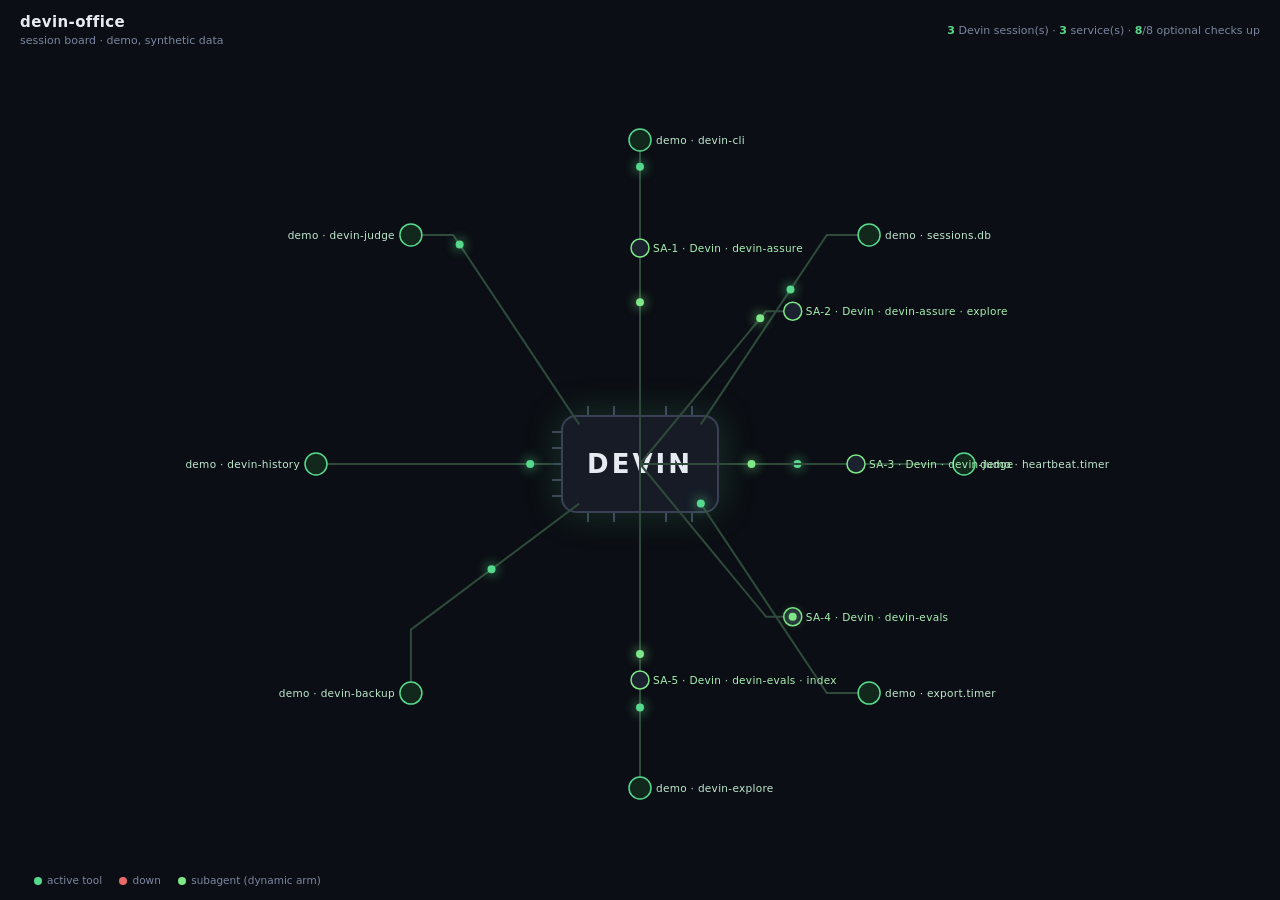
<file: demos/devin-office.html>
<!doctype html>
<html lang="en">
<head>
<meta charset="utf-8">
<meta name="viewport" content="width=device-width, initial-scale=1">
<title>devin-office — demo (synthetic data)</title>
<meta name="description" content="Local session dashboard. Live view when a Devin session source is available; demo mode uses synthetic data.">
<meta property="og:title" content="devin-office — session dashboard demo">
<meta property="og:description" content="Devin sessions, subagents and tools as an animated SVG circuit board. Demo with synthetic data.">
<meta property="og:image" content="https://icaro0310.github.io/assets/office-demo.gif">
<meta name="twitter:card" content="summary_large_image">
<style>
  :root{
    --bg:#0b0e14; --chip:#161b26; --chip-line:#3a4157; --trace:#2a3145;
    --green:#57d98d; --red:#e86a6a; --txt:#e8eaf2; --dim:#7d86a0; --amber:#e8b44a;
  }
  *{box-sizing:border-box;margin:0}
  body{background:var(--bg);color:var(--txt);font:14px/1.4 system-ui,sans-serif;overflow:hidden;height:100vh}
  header{position:fixed;top:0;left:0;right:0;z-index:5;display:flex;justify-content:space-between;
    align-items:center;padding:12px 20px;pointer-events:none}
  header h1{font-size:15px;font-weight:600;letter-spacing:.4px}
  header .sub{color:var(--dim);font-size:11px}
  #stat{font-size:11px;color:var(--dim);text-align:right}
  #stat b{color:var(--green);font-weight:600}
  #stat b.bad{color:var(--red)}
  svg{position:fixed;inset:0;width:100vw;height:100vh}
  .arm{stroke:var(--trace);stroke-width:2;fill:none;transition:stroke .4s, opacity .4s}
  .arm.on{stroke:#2f4a3a}
  .arm.down{stroke:#4a2f33;stroke-dasharray:5 5}
  .pad{fill:#1c2130;stroke:var(--chip-line);stroke-width:1.5}
  .pad.on{stroke:var(--green);fill:#12281c}
  .pad.down{stroke:var(--red);animation:blink 1.4s infinite}
  .pulse{fill:var(--green);filter:drop-shadow(0 0 6px var(--green))}
  .pulse.down{fill:var(--red);filter:drop-shadow(0 0 5px var(--red))}
  .lbl{font-size:10.5px;fill:var(--dim);letter-spacing:.3px}
  .lbl.on{fill:#bfe8cf}
  .lbl.down{fill:#d99}
  .agent .arm{stroke:#2f4a3a}
  .agent .pad{stroke:#7ee787}
  .agent .pulse{fill:#7ee787;filter:drop-shadow(0 0 6px #7ee787)}
  .agent .lbl{fill:#a9f0b3}
  @keyframes blink{0%,100%{opacity:1}50%{opacity:.25}}
  #chip-body{fill:var(--chip);stroke:var(--chip-line);stroke-width:2;
    filter:drop-shadow(0 0 18px rgba(87,217,141,.18))}
  #chip-txt{font-size:26px;font-weight:800;fill:var(--txt);letter-spacing:3px}
  .pin{stroke:var(--chip-line);stroke-width:2}
  #legend{position:fixed;bottom:12px;left:20px;font-size:10.5px;color:var(--dim);z-index:5}
  .lg{display:inline-block;width:8px;height:8px;border-radius:50%;margin:0 5px 0 14px;vertical-align:middle}
  .lg.g{background:var(--green)} .lg.b{background:#7ee787} .lg.r{background:var(--red)}
</style>
</head>
<body>
<header>
  <div><h1>devin-office</h1><div class="sub">session board · demo, synthetic data</div></div>
  <div id="stat">connecting…</div>
</header>
<svg id="board"></svg>
<div id="legend">
  <span class="lg g"></span>active tool
  <span class="lg r"></span>down
  <span class="lg b"></span>subagent (dynamic arm)
</div>
<script>
// --- demo mode: static sample data, no backend required ---
const DEMO_STATE={agents:[
 {name:"Devin",project:"devin-assure",subagents:[{name:"explore"}]},
 {name:"Devin",project:"devin-judge"},
 {name:"Devin",project:"devin-evals",subagents:[{name:"index"}]}
],services:{hub:"up",acp:"up",exporter:"up"}};
const DEMO_ECO={demo:{probes:{"devin-cli":200,"sessions.db":200},
 units:{"heartbeat.timer":"active","export.timer":"active"},
 tools:{"devin-explore":true,"devin-backup":true,"devin-history":true,"devin-judge":true}}};
const _f=window.fetch;
window.fetch=u=>u.includes("/api/state")?Promise.resolve({ok:true,json:()=>Promise.resolve(DEMO_STATE)})
 :u.includes("/api/eco")?Promise.resolve({ok:true,json:()=>Promise.resolve({eco:DEMO_ECO})})
 :_f(u);
document.title="devin-office — demo (synthetic data)";
</script>
<script>
const svg=document.getElementById("board"), NS="http://www.w3.org/2000/svg";
const $=id=>document.getElementById(id);
const el=(n,at)=>{const e=document.createElementNS(NS,n);for(const k in at)e.setAttribute(k,at[k]);return e;};

// ---------- ferramentas configuráveis (payload opcional /api/eco) ----------
let TOOLS=[];
function toolRows(eco){
  const rows=[];
  for(const [host,data] of Object.entries(eco||{})){
    if(!data||typeof data!=="object")continue;
    for(const [group,states] of Object.entries({probes:data.probes,units:data.units,tools:data.tools})){
      if(!states||typeof states!=="object")continue;
      for(const [name,value] of Object.entries(states)){
        const up=group==="probes"?[200,406].includes(value):group==="units"?value==="active":!!value;
        rows.push([`${host}-${group}-${name}`.toLowerCase().replace(/[^a-z0-9]+/g,"-"),`${host} · ${name}`,up]);
      }
    }
    for(const process of data.pm2||[]){
      rows.push([`${host}-pm2-${process.name}`.toLowerCase().replace(/[^a-z0-9]+/g,"-"),`${host} · ${process.name}`,process.status==="online"]);
    }
  }
  return rows;
}

// ---------- geometria ----------
let W,H,CX,CY,R,AR;
function resize(){W=innerWidth;H=innerHeight;CX=W/2;CY=H/2+14;R=Math.min(W,H)*0.36;AR=Math.min(W,H)*0.24;layout();}
addEventListener("resize",resize);

// braço estilo PCB: sai do chip, cotovelo a meio caminho, pad + label no fim
function tracePath(x1,y1,x2,y2,a){
  const mx=Math.cos(a),my=Math.sin(a);
  const ex=x1+mx*(R*0.55), ey=y1+my*(R*0.55);           // ponto do cotovelo
  const kx=(Math.abs(mx)>Math.abs(my))?ex:x2, ky=(Math.abs(mx)>Math.abs(my))?y2:ey;
  return `M ${x1} ${y1} L ${kx} ${ky} L ${x2} ${y2}`;
}

// ---------- nós ----------
const arms=new Map();   // key → {path,pad,pulse,lbl,len,up,agent,...}
const agentNum=new Map(); // label → número estável (SA-1, SA-2…)
const usedSlots=new Set();
function freeSlot(){for(let s=0;s<8;s++)if(!usedSlots.has(s)){usedSlots.add(s);return s}return Math.floor(Math.random()*8)}
function numFor(l){if(!agentNum.has(l))agentNum.set(l,agentNum.size+1);return agentNum.get(l)}

function chipDraw(){
  svg.innerHTML="";
  const g=el("g",{id:"chip"});
  // pinos decorativos no chip
  for(let i=-2;i<=2;i++){
    g.appendChild(el("line",{class:"pin",x1:CX+i*26,y1:CY-58,x2:CX+i*26,y2:CY-46}));
    g.appendChild(el("line",{class:"pin",x1:CX+i*26,y1:CY+46,x2:CX+i*26,y2:CY+58}));
    g.appendChild(el("line",{class:"pin",x1:CX-88,y1:CY+i*16,x2:CX-76,y2:CY+i*16}));
    g.appendChild(el("line",{class:"pin",x1:CX+76,y1:CY+i*16,x2:CX+76,y2:CY+i*16}));
  }
  g.appendChild(el("rect",{id:"chip-body",x:CX-78,y:CY-48,width:156,height:96,rx:14}));
  const t=el("text",{id:"chip-txt",x:CX,y:CY+9,"text-anchor":"middle"});t.textContent="DEVIN";
  g.appendChild(t);svg.appendChild(g);
}

function layout(){
  const agents=LAST||[];
  chipDraw();
  arms.clear();usedSlots.clear();
  const n=TOOLS.length||1;
  TOOLS.forEach(([id,label],i)=>{
    const a=-Math.PI/2 + i*(2*Math.PI/n);            // distribui à volta do chip
    const x0=CX+Math.cos(a)*86, y0=CY+Math.sin(a)*56; // saída na borda do chip
    const x2=CX+Math.cos(a)*(R), y2=CY+Math.sin(a)*(R);
    let node=arms.get(id);
    if(!node){
      const g=el("g",{id:"arm-"+id});
      const path=el("path",{class:"arm"});
      const pad=el("circle",{class:"pad",r:11});
      const pulse=el("circle",{class:"pulse",r:4});
      const lbl=el("text",{class:"lbl"});
      g.append(path,pad,pulse,lbl);svg.appendChild(g);
      node={id,label,path,pad,pulse,lbl,g,phase:i*0.7,up:false,agent:false,a,x0,y0,x2,y2,len:0};
      arms.set(id,node);
    }
    node.a=a;node.x0=x0;node.y0=y0;node.x2=x2;node.y2=y2;
    node.path.setAttribute("d",tracePath(x0,y0,x2,y2,a));
    node.len=node.path.getTotalLength();
    node.pad.setAttribute("cx",x2);node.pad.setAttribute("cy",y2);
    const side=Math.cos(a)>=0?1:-1;
    node.lbl.setAttribute("x",x2+side*16);node.lbl.setAttribute("y",y2+4);
    node.lbl.setAttribute("text-anchor",side>0?"start":"end");
    node.lbl.textContent=label;
  });
  syncAgents(agents);
}

// ---------- braços dinâmicos (subagentes) ----------
function agentKey(l){return "ag-"+l.toLowerCase().replace(/[^a-z0-9]+/g,"-")}
function syncAgents(list){
  const want=new Map(list.map(l=>[agentKey(l),{label:l,n:numFor(l)}]));
  // nascer: braço cresce a partir do chip
  for(const [k,info] of want){
    if(arms.has(k))continue;
    const slot=freeSlot();
    const a=-Math.PI/2+slot*(Math.PI/4);              // slots na metade superior
    const x2=CX+Math.cos(a)*AR, y2=CY+Math.sin(a)*AR;
    const g=el("g",{class:"agent"});
    const path=el("path",{class:"arm on"});
    const pad=el("circle",{class:"pad",r:9,cx:x2,cy:y2});
    const pulse=el("circle",{class:"pulse",r:4});
    const lbl=el("text",{class:"lbl"});
    g.append(path,pad,pulse,lbl);svg.appendChild(g);
    const node={id:k,label:"SA-"+info.n,path,pad,pulse,lbl,g,phase:Math.random()*3,
      up:true,agent:true,a,slot,x0:CX,y0:CY,x2,y2,len:0,born:performance.now()};
    node.path.setAttribute("d",tracePath(CX,CY,x2,y2,a));
    node.len=node.path.getTotalLength();
    // nasce "a sair" do chip
    node.path.style.strokeDasharray=node.len;
    node.path.style.strokeDashoffset=node.len;
    requestAnimationFrame(()=>{node.path.style.transition="stroke-dashoffset .8s ease";node.path.style.strokeDashoffset=0;});
    const side=Math.cos(a)>=0?1:-1;
    lbl.setAttribute("x",x2+side*13);lbl.setAttribute("y",y2+4);
    lbl.setAttribute("text-anchor",side>0?"start":"end");
    lbl.textContent=`SA-${info.n} · ${info.label}`;
    arms.set(k,node);
  }
  // morrer: o chip "puxa" o braço de volta
  for(const [k,node] of [...arms]){
    if(!node.agent||want.has(k)||node.dying)continue;
    node.dying=true;
    node.pulse.style.display="none";
    node.path.style.transition="stroke-dashoffset .7s ease-in";
    node.path.style.strokeDasharray=node.len;
    node.path.style.strokeDashoffset=-node.len;
    node.pad.style.transition="opacity .5s";node.pad.style.opacity=0;
    node.lbl.style.transition="opacity .5s";node.lbl.style.opacity=0;
    setTimeout(()=>{usedSlots.delete(node.slot);node.g.remove();arms.delete(k);},750);
  }
}

// ---------- update ----------
let LAST=[];
let LAST_STATE={};
function agentLabels(state){
  const labels=[];
  for(const agent of state.agents||[]){
    if(typeof agent==="string"){labels.push(agent);continue;}
    if(!agent||typeof agent!=="object")continue;
    const identity=agent.project||String(agent.id||"").slice(0,8)||"session";
    const base=`${agent.name||"Devin"} · ${identity}`;
    labels.push(base);
    for(const sub of agent.subagents||[]){
      const name=typeof sub==="string"?sub:(sub.name||sub.agent_id||sub.id||"subagent");
      labels.push(`${base} · ${name}`);
    }
  }
  return [...new Set(labels)].slice(0,8);
}
function updateStat(){
  const sessions=(LAST_STATE.agents||[]).length;
  const services=Object.keys(LAST_STATE.services||{}).length;
  const healthy=TOOLS.filter(t=>t[2]).length;
  $("stat").innerHTML=`<b>${sessions}</b> Devin session(s) · <b>${services}</b> service(s)`+
    (TOOLS.length?` · <b>${healthy}</b>/${TOOLS.length} optional checks up`:"");
}
function applyState(state){
  LAST_STATE=state||{};
  LAST=agentLabels(LAST_STATE);
  syncAgents(LAST);
  updateStat();
}
function applyEco(eco){
  const rows=toolRows(eco);
  const changed=JSON.stringify(rows)!==JSON.stringify(TOOLS);
  TOOLS=rows;
  if(changed)layout();
  for(const [id,,on] of TOOLS){
    const node=arms.get(id);if(!node)continue;
    node.up=on;
    node.path.classList.toggle("on",on);
    node.path.classList.toggle("down",!on);
    node.pad.classList.toggle("on",on);
    node.pad.classList.toggle("down",!on);
    node.pulse.classList.toggle("down",!on);
    node.lbl.classList.toggle("on",on);
    node.lbl.classList.toggle("down",!on);
  }
  updateStat();
}

// ---------- loop de pulso ----------
function tick(now){
  for(const node of arms.values()){
    if(node.dying)continue;
    if(node.up||node.agent){
      const t=((now/1400)+node.phase)%1;
      const pt=node.path.getPointAtLength(node.len*(node.agent?1-t:t)); // agentes pulsam chip→fora
      node.pulse.setAttribute("cx",pt.x);node.pulse.setAttribute("cy",pt.y);
      node.pulse.style.opacity=1;
    }else{
      const pt=node.path.getPointAtLength(node.len); // vermelho parado no pad
      node.pulse.setAttribute("cx",pt.x);node.pulse.setAttribute("cy",pt.y);
      node.pulse.style.opacity=.9;
    }
  }
  requestAnimationFrame(tick);
}

async function poll(){
  try{
    const r=await fetch("/api/state",{cache:"no-store"});
    if(!r.ok)throw new Error("state unavailable");
    applyState(await r.json());
  }catch(e){
    $("stat").innerHTML="<b class='bad'>offline</b> — Devin state unavailable";
    applyEco(null);
    return;
  }
  try{
    const r=await fetch("/api/eco",{cache:"no-store"});
    const data=r.ok?await r.json():null;
    applyEco(data?.eco||null);
  }catch(e){applyEco(null);}
}
resize();requestAnimationFrame(tick);poll();setInterval(poll,3000);
</script>
</body>
</html>
</file>
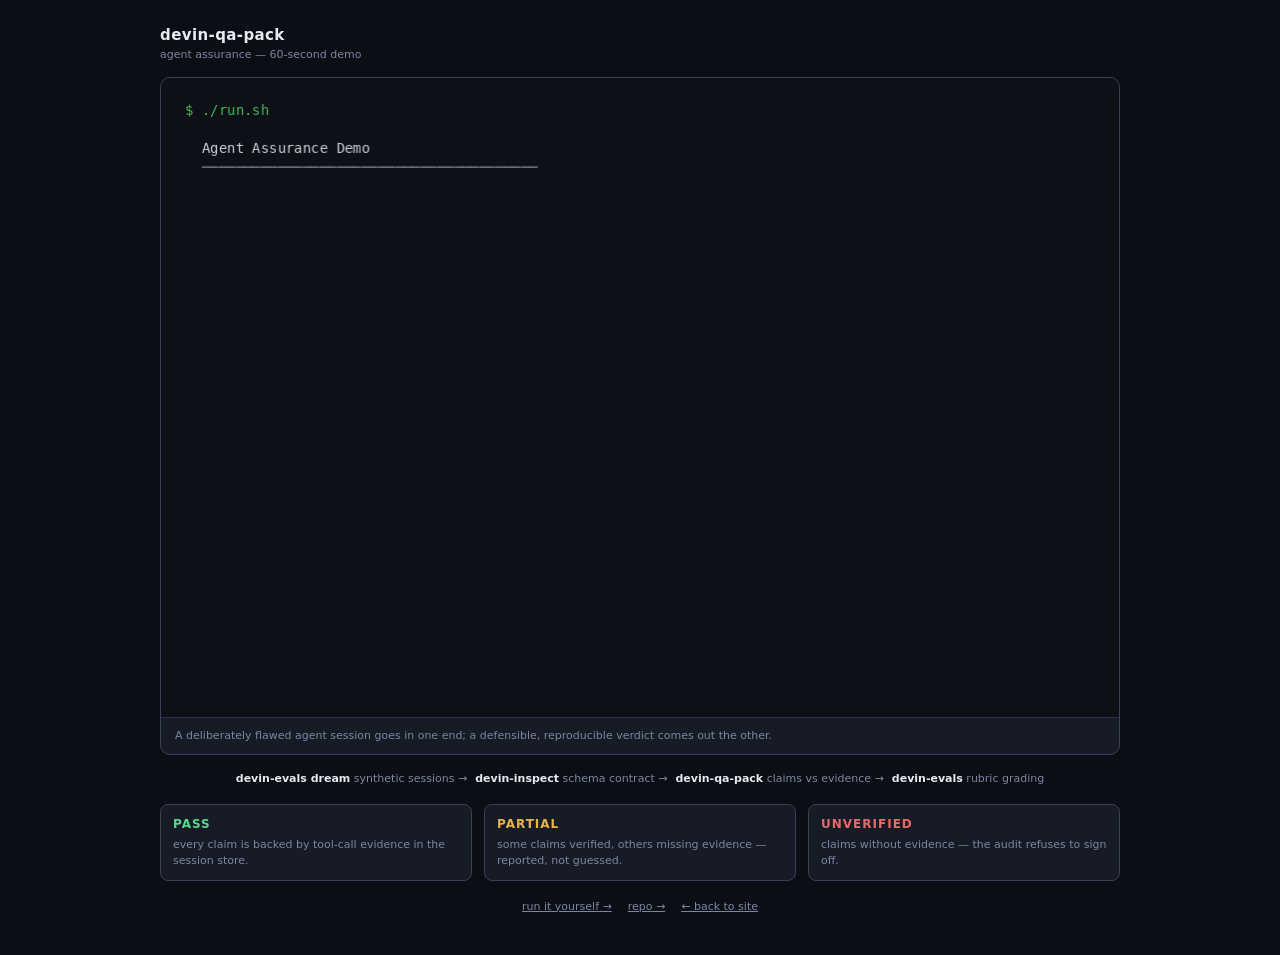
<file: demos/devin-qa-pack.html>
<!doctype html>
<html lang="en">
<head>
<meta charset="utf-8">
<meta name="viewport" content="width=device-width, initial-scale=1">
<title>devin-qa-pack — agent assurance demo</title>
<meta name="description" content="Agent assurance demo: synthetic Devin sessions with labeled defects are audited — claims vs tool-call evidence — and graded, producing PASS / PARTIAL / UNVERIFIED verdicts.">
<meta property="og:title" content="devin-qa-pack — agent assurance demo">
<meta property="og:description" content="A deliberately flawed agent session goes in; a defensible PASS / PARTIAL / UNVERIFIED verdict comes out.">
<meta property="og:image" content="https://icaro0310.github.io/assets/qa-pack-demo.gif">
<meta name="twitter:card" content="summary_large_image">
<style>
  :root{
    --bg:#0b0e14; --chip:#161b26; --chip-line:#3a4157; --trace:#2a3145;
    --green:#57d98d; --txt:#e8eaf2; --dim:#7d86a0; --amber:#e8b44a;
  }
  *{box-sizing:border-box;margin:0}
  body{background:var(--bg);color:var(--txt);font:14px/1.5 system-ui,sans-serif;
    min-height:100vh;display:flex;flex-direction:column;align-items:center;
    padding:24px 20px 40px}
  main{max-width:960px;width:100%}
  header{display:flex;justify-content:space-between;align-items:baseline;
    width:100%;max-width:960px;margin-bottom:14px}
  header h1{font-size:15px;font-weight:600;letter-spacing:.4px}
  header h1 a{color:var(--txt);text-decoration:none}
  header h1 a:hover{color:var(--green)}
  header .sub{color:var(--dim);font-size:11px}
  figure{background:var(--chip);border:1px solid var(--chip-line);
    border-radius:10px;overflow:hidden}
  figure img{display:block;width:100%}
  figcaption{padding:10px 14px;font-size:11px;color:var(--dim);
    border-top:1px solid var(--trace)}
  .flow{display:flex;gap:8px;flex-wrap:wrap;justify-content:center;
    margin:16px 0;font-size:11px;color:var(--dim)}
  .flow b{color:var(--txt);font-weight:600}
  .verdicts{display:grid;grid-template-columns:repeat(3,1fr);gap:12px;margin-top:14px}
  .v{background:var(--chip);border:1px solid var(--chip-line);border-radius:8px;
    padding:10px 12px;font-size:11px}
  .v b{display:block;font-size:12px;letter-spacing:1px;margin-bottom:4px}
  .v.pass b{color:var(--green)} .v.part b{color:var(--amber)} .v.unv b{color:#e86a6a}
  .v span{color:var(--dim)}
  nav{margin-top:18px;font-size:11px;color:var(--dim);display:flex;gap:16px;justify-content:center}
  nav a{color:var(--dim)}
  nav a:hover{color:var(--green)}
  @media (max-width:700px){.verdicts{grid-template-columns:1fr}}
</style>
</head>
<body>
<header>
  <div><h1><a href="https://github.com/Icaro0310/devin-assure">devin-qa-pack</a></h1>
    <div class="sub">agent assurance — 60-second demo</div></div>
</header>
<main>
  <figure>
    <img src="../assets/qa-pack-demo.gif" alt="agent-assurance demo — UNVERIFIED, PARTIAL, PASS verdicts"/>
    <figcaption>A deliberately flawed agent session goes in one end; a defensible,
      reproducible verdict comes out the other.</figcaption>
  </figure>
  <div class="flow">
    <span><b>devin-evals dream</b> synthetic sessions →</span>
    <span><b>devin-inspect</b> schema contract →</span>
    <span><b>devin-qa-pack</b> claims vs evidence →</span>
    <span><b>devin-evals</b> rubric grading</span>
  </div>
  <div class="verdicts">
    <div class="v pass"><b>PASS</b><span>every claim is backed by tool-call evidence in the session store.</span></div>
    <div class="v part"><b>PARTIAL</b><span>some claims verified, others missing evidence — reported, not guessed.</span></div>
    <div class="v unv"><b>UNVERIFIED</b><span>claims without evidence — the audit refuses to sign off.</span></div>
  </div>
  <nav>
    <a href="https://github.com/Icaro0310/devin-assure/tree/main/packages/qa-pack/examples/agent-assurance">run it yourself →</a>
    <a href="https://github.com/Icaro0310/devin-assure">repo →</a>
    <a href="https://icaro0310.github.io/">← back to site</a>
  </nav>
</main>
</body>
</html>
</file>
